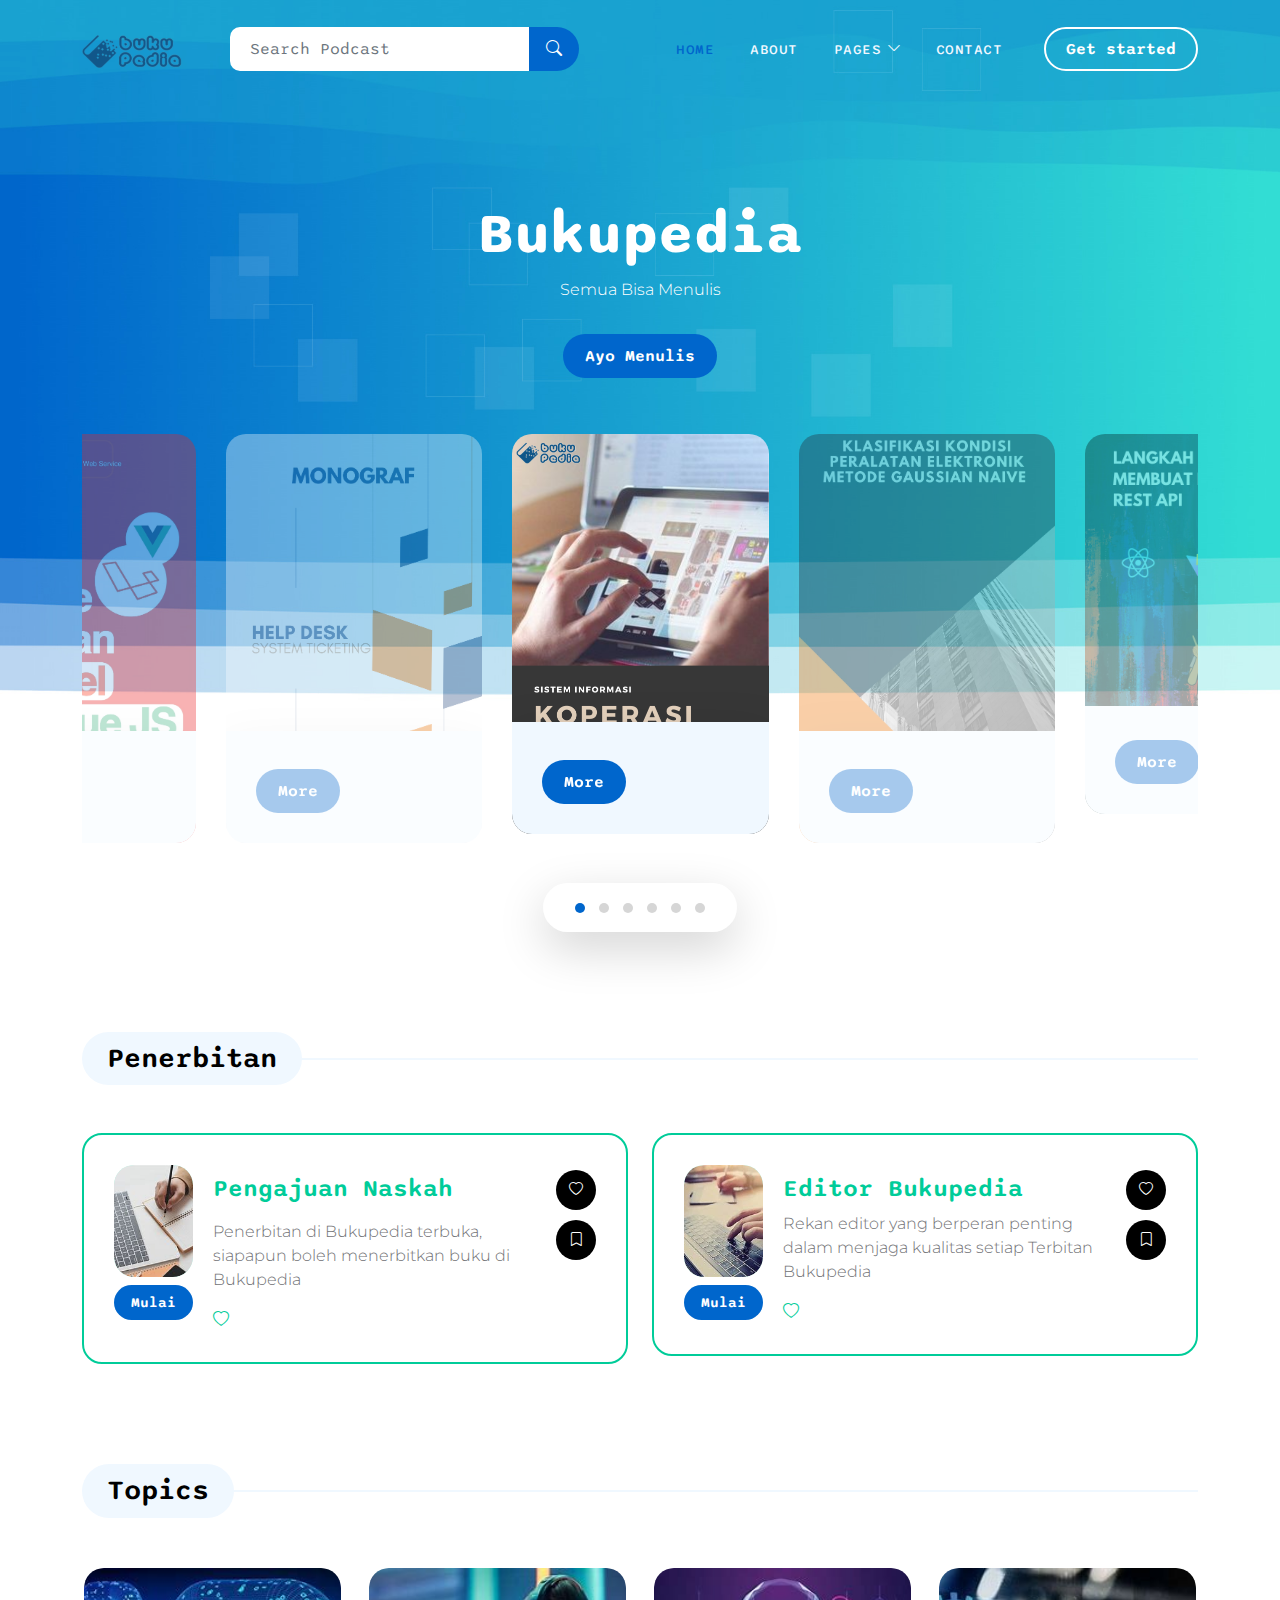
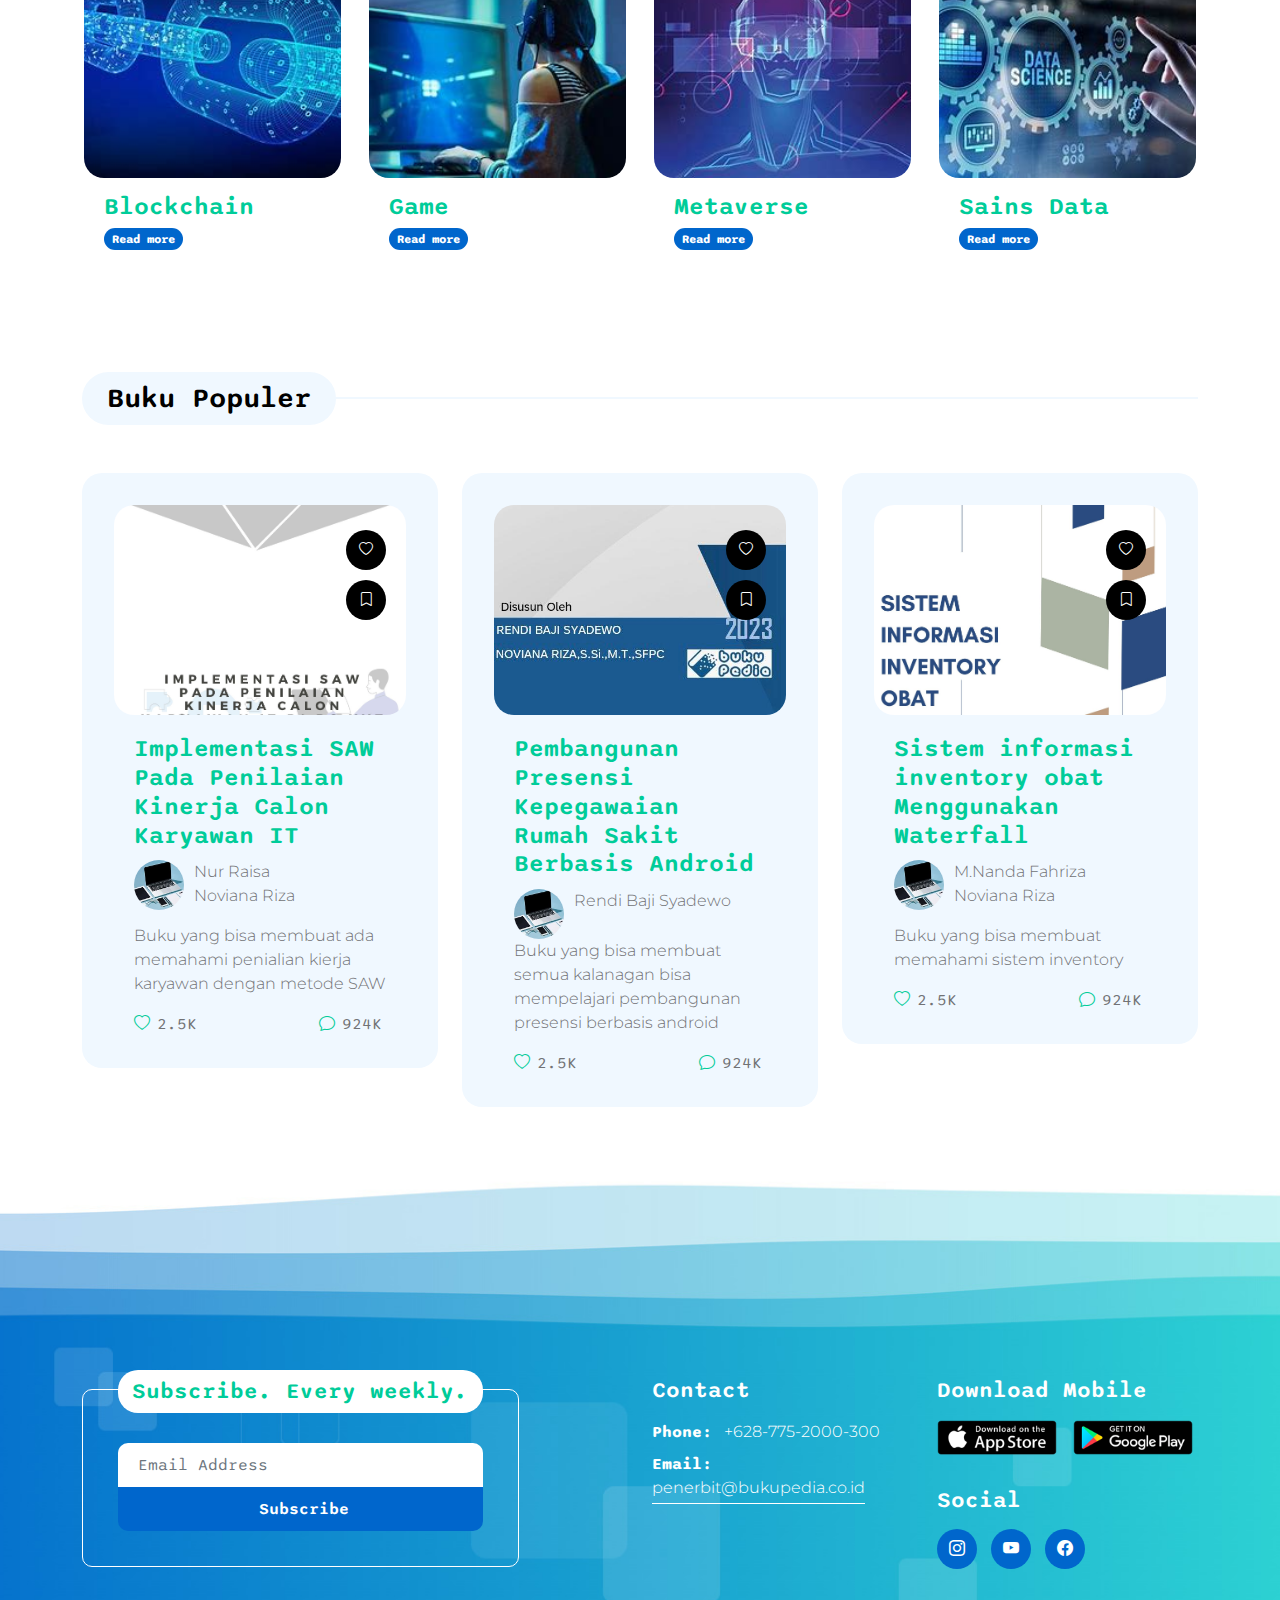
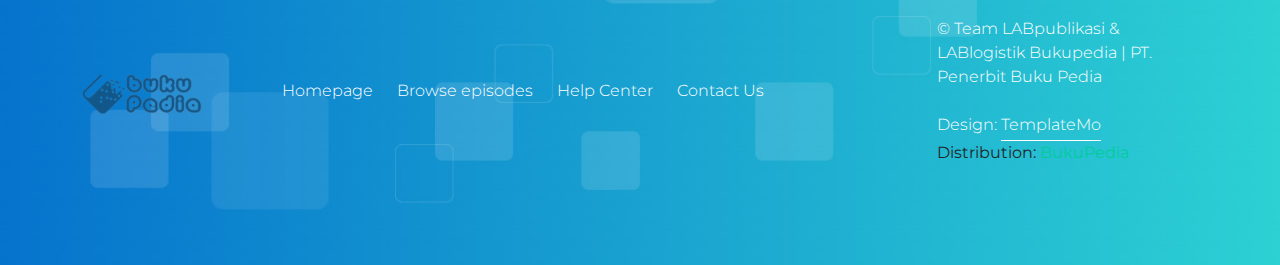
<file: index.html>
<!doctype html>
<html lang="en">

<head>
    <meta charset="utf-8">
    <meta name="viewport" content="width=device-width, initial-scale=1">

    <meta name="description" content="">
    <meta name="author" content="">

    <title>Galeri bukupedia</title>

    <!-- CSS FILES -->
    <link rel="preconnect" href="https://fonts.googleapis.com">

    <link rel="preconnect" href="https://fonts.gstatic.com" crossorigin>

    <link
        href="https://fonts.googleapis.com/css2?family=Montserrat:wght@300;400&family=Sono:wght@200;300;400;500;700&display=swap"
        rel="stylesheet">

    <link rel="stylesheet" href="css/bootstrap.min.css">

    <link rel="stylesheet" href="css/bootstrap-icons.css">

    <link rel="stylesheet" href="css/owl.carousel.min.css">

    <link rel="stylesheet" href="css/owl.theme.default.min.css">

    <link href="css/templatemo-pod-talk.css" rel="stylesheet">

    <!--

TemplateMo 584 Pod Talk

https://templatemo.com/tm-584-pod-talk

-->
</head>

<body>

    <main>

        <nav class="navbar navbar-expand-lg">
            <div class="container">
                <a class="navbar-brand me-lg-5 me-0" href="index.html">
                    <img src="images/profile/Picture1.png" class="logo-image img-fluid" alt="templatemo pod talk">
                </a>

                <form action="#" method="get" class="custom-form search-form flex-fill me-3" role="search">
                    <div class="input-group input-group-lg">
                        <input name="search" type="search" class="form-control" id="search" placeholder="Search Podcast"
                            aria-label="Search">

                        <button type="submit" class="form-control" id="submit">
                            <i class="bi-search"></i>
                        </button>
                    </div>
                </form>

                <button class="navbar-toggler" type="button" data-bs-toggle="collapse" data-bs-target="#navbarNav"
                    aria-controls="navbarNav" aria-expanded="false" aria-label="Toggle navigation">
                    <span class="navbar-toggler-icon"></span>
                </button>

                <div class="collapse navbar-collapse" id="navbarNav">
                    <ul class="navbar-nav ms-lg-auto">
                        <li class="nav-item">
                            <a class="nav-link active" href="index.html">Home</a>
                        </li>

                        <li class="nav-item">
                            <a class="nav-link" href="about.html">About</a>
                        </li>

                        <li class="nav-item dropdown">
                            <a class="nav-link dropdown-toggle" href="#" id="navbarLightDropdownMenuLink" role="button"
                                data-bs-toggle="dropdown" aria-expanded="false">Pages</a>

                            <ul class="dropdown-menu dropdown-menu-light" aria-labelledby="navbarLightDropdownMenuLink">
                                <li><a class="dropdown-item" href="listing-page.html">Buku Populer</a></li>

                                <li><a class="dropdown-item" href="detail-page.html">Detail Page</a></li>
                            </ul>
                        </li>

                        <li class="nav-item">
                            <a class="nav-link" href="contact.html">Contact</a>
                        </li>
                    </ul>

                    <div class="ms-4">
                        <a href="crud/frontend/index.html" class="btn custom-btn custom-border-btn smoothscroll">Get started</a>
                    </div>
                </div>
            </div>
        </nav>


        <section class="hero-section">
            <div class="container">
                <div class="row">

                    <div class="col-lg-12 col-12">
                        <div class="text-center mb-5 pb-2">
                            <h1 class="text-white">Bukupedia</h1>

                            <p class="text-white">Semua Bisa Menulis</p>

                            <a href="#section_2" class="btn custom-btn smoothscroll mt-3">Ayo Menulis</a>
                        </div>

                        <div class="owl-carousel owl-theme">
                            <div class="owl-carousel-info-wrap item">                               
                                <img src="images/profile/buku1.png"
                                    class="owl-carousel-image img-fluid" alt="">

                                <div class="owl-carousel-info">
                                    <h4 class="mb-2">                    
                                    </h4>
                                    <a href="https://katalog.bukupedia.co.id/2023/04/sistem-informasi-koperasi-simpan-pinjam.html" class="btn custom-btn">
                                        More
                                    </a>                                                                     
                                </div>                                                        
                            </div>

                            <div class="owl-carousel-info-wrap item">                               
                                <img src="images/profile/buku2.jpg"
                                    class="owl-carousel-image img-fluid" alt="">

                                <div class="owl-carousel-info">
                                    <h4 class="mb-2">                                                                            
                                    </h4> 
                                    <a href="https://katalog.bukupedia.co.id/2023/04/klasifikasi-kondisi-peralatan.html" class="btn custom-btn">
                                        More
                                    </a>                                                                  
                                </div>                              
                            </div>

                            <div class="owl-carousel-info-wrap item">                            
                                <img src="images/profile/gambar3.1.png"
                                    class="owl-carousel-image img-fluid" alt="">

                                <div class="owl-carousel-info">
                                    <h4 class="mb-1">

                                    </h4> 
                                    <a href="https://katalog.bukupedia.co.id/2023/02/langkah-mudah-membuat-dashboard-rest-api.html" class="btn custom-btn">
                                        More
                                    </a>                                                             
                                </div>                              
                            </div>

                            <div class="owl-carousel-info-wrap item">                             
                                <img src="images/profile/buku4.jpg" class="owl-carousel-image img-fluid" alt="">

                                <div class="owl-carousel-info">
                                    <h4 class="mb-2">

                                    </h4>  
                                    <a href="https://katalog.bukupedia.co.id/2023/02/membuat-aplikasi-prediksi-kanker.html" class="btn custom-btn">
                                        More
                                    </a>                                                                        
                                </div>                             
                            </div>

                            <div class="owl-carousel-info-wrap item">                              
                                <img src="images/profile/buku5.jpg"
                                    class="owl-carousel-image img-fluid" alt="">
                                <div class="owl-carousel-info">
                                    <h4 class="mb-2">                                                                                                                  
                                </h4>  
                                <a href="https://katalog.bukupedia.co.id/2023/02/toko-online-dengan-laravel-dan-vue-js.html" class="btn custom-btn">
                                    More
                                </a>                                                                         
                                </div>                              
                            </div>

                            <div class="owl-carousel-info-wrap item">                            
                                <img src="images/profile/buku6.png"
                                    class="owl-carousel-image img-fluid" alt="">

                                <div class="owl-carousel-info">
                                    <h4 class="mb-2">
                                    </h4>  
                                    <a href="https://katalog.bukupedia.co.id/2023/02/helpdesk-ticketing-system.html" class="btn custom-btn">
                                        More
                                    </a>                                     
                                </div>                                
                            </div>
                        </div>
                    </div>

                </div>
            </div>
        </section>


        <section class="latest-podcast-section section-padding pb-0" id="section_2">
            <div class="container">
                <div class="row justify-content-center">

                    <div class="col-lg-12 col-12">
                        <div class="section-title-wrap mb-5">
                            <h4 class="section-title">Penerbitan</h4>
                        </div>
                    </div>

                    <div class="col-lg-6 col-12 mb-4 mb-lg-0">
                        <div class="custom-block d-flex">
                            <div class="">
                                <div class="custom-block-icon-wrap">
                                    <div class="section-overlay"></div>
                                    <a href="https://www.bukupedia.co.id/p/layanan.html" class="custom-block-image-wrap">
                                        <img src="images/podcast/nulis3.jpg"
                                            class="custom-block-image img-fluid" alt="">                                     
                                    </a>
                                </div>

                                <div class="mt-2">
                                    <a href="#" class="btn custom-btn">
                                        Mulai
                                    </a>
                                </div>
                            </div>

                            <div class="custom-block-info">                               

                                <h5 class="mb-3">
                                    <a href="https://www.bukupedia.co.id/p/layanan.html">
                                        Pengajuan Naskah
                                    </a>
                                </h5>                               

                                <p class="mb-0">Penerbitan di Bukupedia terbuka, siapapun boleh menerbitkan buku di Bukupedia</p>

                                <div class="custom-block-bottom d-flex justify-content-between mt-3">                                   
                                    <a href="#" class="bi-heart me-1">
                                        <span></span>
                                    </a>                                   
                                </div>
                            </div>

                            <div class="d-flex flex-column ms-auto">
                                <a href="#" class="badge ms-auto">
                                    <i class="bi-heart"></i>
                                </a>

                                <a href="#" class="badge ms-auto">
                                    <i class="bi-bookmark"></i>
                                </a>
                            </div>
                        </div>
                    </div>

                    <div class="col-lg-6 col-12">
                        <div class="custom-block d-flex">
                            <div class="">
                                <div class="custom-block-icon-wrap">
                                    <div class="section-overlay"></div>
                                    <a href="detail-page.html" class="custom-block-image-wrap">
                                        <img src="images/podcast/edit.jpg" class="custom-block-image img-fluid"
                                            alt="">                                  
                                    </a>
                                </div>

                                <div class="mt-2">
                                    <a href="#" class="btn custom-btn">
                                        Mulai
                                    </a>
                                </div>
                            </div>

                            <div class="custom-block-info">                               
                                <h5 class="mb-2">
                                    <a href="https://www.bukupedia.co.id/">
                                        Editor Bukupedia
                                    </a>
                                </h5>                               

                                <p class="mb-0">Rekan editor yang berperan penting dalam menjaga kualitas setiap Terbitan Bukupedia
                                </p>

                                <div class="custom-block-bottom d-flex justify-content-between mt-3">                        

                                    <a href="#" class="bi-heart me-1">
                                        <span></span>
                                    </a>                                 
                                </div>
                            </div>

                            <div class="d-flex flex-column ms-auto">
                                <a href="#" class="badge ms-auto">
                                    <i class="bi-heart"></i>
                                </a>

                                <a href="#" class="badge ms-auto">
                                    <i class="bi-bookmark"></i>
                                </a>
                            </div>
                        </div>
                    </div>

                </div>
            </div>
        </section>


        <section class="topics-section section-padding pb-0" id="section_3">
            <div class="container">
                <div class="row">

                    <div class="col-lg-12 col-12">
                        <div class="section-title-wrap mb-5">
                            <h4 class="section-title">Topics</h4>
                        </div>
                    </div>

                    <div class="col-lg-3 col-md-6 col-12 mb-4 mb-lg-0">
                        <div class="custom-block custom-block-overlay">
                            <a href="Blockchain.html" class="custom-block-image-wrap">
                                <img src="images/profile/Blockchain.jpg"
                                    class="custom-block-image img-fluid" alt="">
                            </a>

                            <div class="custom-block-info custom-block-overlay-info">
                                <h5 class="mb-1">
                                    <a href="Blockchain.html">
                                        Blockchain
                                    </a>
                                </h5>

                                <p class="badge mb-0">Read more</p>
                            </div>
                        </div>
                    </div>

                    <div class="col-lg-3 col-md-6 col-12 mb-4 mb-lg-0">
                        <div class="custom-block custom-block-overlay">
                            <a href="game.html" class="custom-block-image-wrap">
                                <img src="images/topics/game.jpg"
                                    class="custom-block-image img-fluid" alt="">
                            </a>

                            <div class="custom-block-info custom-block-overlay-info">
                                <h5 class="mb-1">
                                    <a href="listing-page.html">
                                        Game
                                    </a>
                                </h5>

                                <p class="badge mb-0">Read more</p>
                            </div>
                        </div>
                    </div>

                    <div class="col-lg-3 col-md-6 col-12 mb-4 mb-lg-0">
                        <div class="custom-block custom-block-overlay">
                            <a href="metaverse.html" class="custom-block-image-wrap">
                                <img src="images/topics/metaverse.jpg"
                                    class="custom-block-image img-fluid" alt="">
                            </a>

                            <div class="custom-block-info custom-block-overlay-info">
                                <h5 class="mb-1">
                                    <a href="listing-page.html">
                                        Metaverse
                                    </a>
                                </h5>

                                <p class="badge mb-0">Read more</p>
                            </div>
                        </div>
                    </div>

                    <div class="col-lg-3 col-md-6 col-12 mb-4 mb-lg-0">
                        <div class="custom-block custom-block-overlay">
                            <a href="sains.html" class="custom-block-image-wrap">
                                <img src="images/topics/sains data.jpg"
                                    class="custom-block-image img-fluid" alt="">
                            </a>

                            <div class="custom-block-info custom-block-overlay-info">
                                <h5 class="mb-1">
                                    <a href="listing-page.html">
                                     Sains Data
                                    </a>
                                </h5>

                                <p class="badge mb-0">Read more</p>
                            </div>
                        </div>
                    </div>

                </div>
            </div>
        </section>


        <section class="trending-podcast-section section-padding">
            <div class="container">
                <div class="row">

                    <div class="col-lg-12 col-12">
                        <div class="section-title-wrap mb-5">
                            <h4 class="section-title">Buku Populer</h4>
                        </div>
                    </div>

                    <div class="col-lg-4 col-12 mb-4 mb-lg-0">
                        <div class="custom-block custom-block-full">
                            <div class="custom-block-image-wrap">
                                <a href="https://katalog.bukupedia.co.id/2023/05/implemetasi-saw-pada-penilaian-kinerja.html">
                                    <img src="images/profile/1.jpg" class="custom-block-image img-fluid"
                                        alt="">
                                </a>
                            </div>

                            <div class="custom-block-info">
                                <h5 class="mb-2">
                                    <a href="https://katalog.bukupedia.co.id/2023/05/implemetasi-saw-pada-penilaian-kinerja.html">
                                        Implementasi SAW Pada Penilaian Kinerja Calon Karyawan IT
                                    </a>
                                </h5>

                                <div class="profile-block d-flex">
                                    <img src="images/topics/populer1.jpg"
                                        class="profile-block-image img-fluid" alt="">

                                    <p>Nur Raisa <br> Noviana Riza
                                    </p>
                                </div>

                                <p class="mb-0">Buku yang bisa membuat ada memahami penialian kierja karyawan dengan metode SAW</p>

                                <div class="custom-block-bottom d-flex justify-content-between mt-3">
                                   
                                    <a href="#" class="bi-heart me-1">
                                        <span>2.5k</span>
                                    </a>

                                    <a href="#" class="bi-chat me-1">
                                        <span>924k</span>
                                    </a>
                                </div>
                            </div>

                            <div class="social-share d-flex flex-column ms-auto">
                                <a href="#" class="badge ms-auto">
                                    <i class="bi-heart"></i>
                                </a>

                                <a href="#" class="badge ms-auto">
                                    <i class="bi-bookmark"></i>
                                </a>
                            </div>
                        </div>
                    </div>

                    <div class="col-lg-4 col-12 mb-4 mb-lg-0">
                        <div class="custom-block custom-block-full">
                            <div class="custom-block-image-wrap">
                                <a href="https://katalog.bukupedia.co.id/2023/05/pembangunan-presensi-kepegawaian-rumah.html">
                                    <img src="images/profile/2.jpeg" class="custom-block-image img-fluid"
                                        alt="">
                                </a>
                            </div>

                            <div class="custom-block-info">
                                <h5 class="mb-2">
                                    <a href="https://katalog.bukupedia.co.id/2023/05/pembangunan-presensi-kepegawaian-rumah.html">
                                        Pembangunan Presensi Kepegawaian Rumah Sakit Berbasis Android
                                    </a>
                                </h5>

                                <div class="profile-block d-flex">
                                    <img src="images/topics/populer1.jpg"
                                        class="profile-block-image img-fluid" alt="">

                                    <p>
                                        Rendi Baji Syadewo                                       
                                    </p>
                                </div>

                                <p class="mb-0">Buku yang bisa membuat semua kalanagan bisa mempelajari pembangunan presensi berbasis android</p>

                                <div class="custom-block-bottom d-flex justify-content-between mt-3">
                                   

                                    <a href="#" class="bi-heart me-1">
                                        <span>2.5k</span>
                                    </a>

                                    <a href="#" class="bi-chat me-1">
                                        <span>924k</span>
                                    </a>
                                </div>
                            </div>

                            <div class="social-share d-flex flex-column ms-auto">
                                <a href="#" class="badge ms-auto">
                                    <i class="bi-heart"></i>
                                </a>

                                <a href="#" class="badge ms-auto">
                                    <i class="bi-bookmark"></i>
                                </a>
                            </div>
                        </div>
                    </div>

                    <div class="col-lg-4 col-12">
                        <div class="custom-block custom-block-full">
                            <div class="custom-block-image-wrap">
                                <a href="detail-page.html">
                                    <img src="images/profile/3.jpg" class="custom-block-image img-fluid"
                                        alt="">
                                </a>
                            </div>

                            <div class="custom-block-info">
                                <h5 class="mb-2">
                                    <a href="detail-page.html">
                                        Sistem informasi inventory obat Menggunakan Waterfall
                                    </a>
                                </h5>

                                <div class="profile-block d-flex">
                                    <img src="images/topics/populer1.jpg"
                                        class="profile-block-image img-fluid" alt="">

                                    <p>
                                        M.Nanda Fahriza <br>
                                        Noviana Riza                                      
                                    </p>
                                </div>

                                <p class="mb-0">Buku yang bisa membuat memahami sistem inventory</p>

                                <div class="custom-block-bottom d-flex justify-content-between mt-3">
                                  

                                    <a href="#" class="bi-heart me-1">
                                        <span>2.5k</span>
                                    </a>

                                    <a href="#" class="bi-chat me-1">
                                        <span>924k</span>
                                    </a>
                                </div>
                            </div>

                            <div class="social-share d-flex flex-column ms-auto">
                                <a href="#" class="badge ms-auto">
                                    <i class="bi-heart"></i>
                                </a>

                                <a href="#" class="badge ms-auto">
                                    <i class="bi-bookmark"></i>
                                </a>
                            </div>
                        </div>
                    </div>

                </div>
            </div>
        </section>
    </main>


    <footer class="site-footer">
        <div class="container">
            <div class="row">

                <div class="col-lg-6 col-12 mb-5 mb-lg-0">
                    <div class="subscribe-form-wrap">
                        <h6>Subscribe. Every weekly.</h6>

                        <form class="custom-form subscribe-form" action="#" method="get" role="form">
                            <input type="email" name="subscribe-email" id="subscribe-email" pattern="[^ @]*@[^ @]*"
                                class="form-control" placeholder="Email Address" required="">

                            <div class="col-lg-12 col-12">
                                <button type="submit" class="form-control" id="submit">Subscribe</button>
                            </div>
                        </form>
                    </div>
                </div>

                <div class="col-lg-3 col-md-6 col-12 mb-4 mb-md-0 mb-lg-0">
                    <h6 class="site-footer-title mb-3">Contact</h6>

                    <p class="mb-2"><strong class="d-inline me-2">Phone:</strong> +628-775-2000-300</p>

                    <p>
                        <strong class="d-inline me-2">Email:</strong>
                        <a href="#">penerbit@bukupedia.co.id</a>
                    </p>
                </div>

                <div class="col-lg-3 col-md-6 col-12">
                    <h6 class="site-footer-title mb-3">Download Mobile</h6>

                    <div class="site-footer-thumb mb-4 pb-2">
                        <div class="d-flex flex-wrap">
                            <a href="#">
                                <img src="images/app-store.png" class="me-3 mb-2 mb-lg-0 img-fluid" alt="">
                            </a>

                            <a href="#">
                                <img src="images/play-store.png" class="img-fluid" alt="">
                            </a>
                        </div>
                    </div>

                    <h6 class="site-footer-title mb-3">Social</h6>

                    <ul class="social-icon">
                        <li class="social-icon-item">
                            <a href="https://www.instagram.com/penerbitbukupedia/" class="social-icon-link bi-instagram"></a>
                        </li>

                        <li class="social-icon-item">
                            <a href="https://www.youtube.com/penerbitbukupedia" class="social-icon-link bi-youtube"></a>
                        </li>

                        <li class="social-icon-item">
                            <a href="https://www.facebook.com/penerbitbukupedia" class="social-icon-link bi-facebook"></a>
                        </li>
                    </ul>
                </div>

            </div>
        </div>

        <div class="container pt-5">
            <div class="row align-items-center">

                <div class="col-lg-2 col-md-3 col-12">
                    <a class="navbar-brand" href="index.html">
                        <img src="images/profile/Picture1.png" class="logo-image img-fluid" alt="templatemo pod talk">
                    </a>
                </div>

                <div class="col-lg-7 col-md-9 col-12">
                    <ul class="site-footer-links">
                        <li class="site-footer-link-item">
                            <a href="#" class="site-footer-link">Homepage</a>
                        </li>

                        <li class="site-footer-link-item">
                            <a href="#" class="site-footer-link">Browse episodes</a>
                        </li>

                        <li class="site-footer-link-item">
                            <a href="#" class="site-footer-link">Help Center</a>
                        </li>

                        <li class="site-footer-link-item">
                            <a href="#" class="site-footer-link">Contact Us</a>
                        </li>
                    </ul>
                </div>

                <div class="col-lg-3 col-12">
                    <p class="copyright-text mb-0">© Team LABpublikasi & LABlogistik Bukupedia | PT. Penerbit Buku Pedia
                        <br><br>
                        Design: <a rel="nofollow" href="https://templatemo.com/page/1" target="_parent">TemplateMo</a>
                    </p> Distribution: <a rel="nofollow" href="https://themewagon.com" target="_blank">BukuPedia</a>
                </div>
            </div>
        </div>
    </footer>


    <!-- JAVASCRIPT FILES -->
    <script src="js/jquery.min.js"></script>
    <script src="js/bootstrap.bundle.min.js"></script>
    <script src="js/owl.carousel.min.js"></script>
    <script src="js/custom.js"></script>

</body>

</html>
</file>
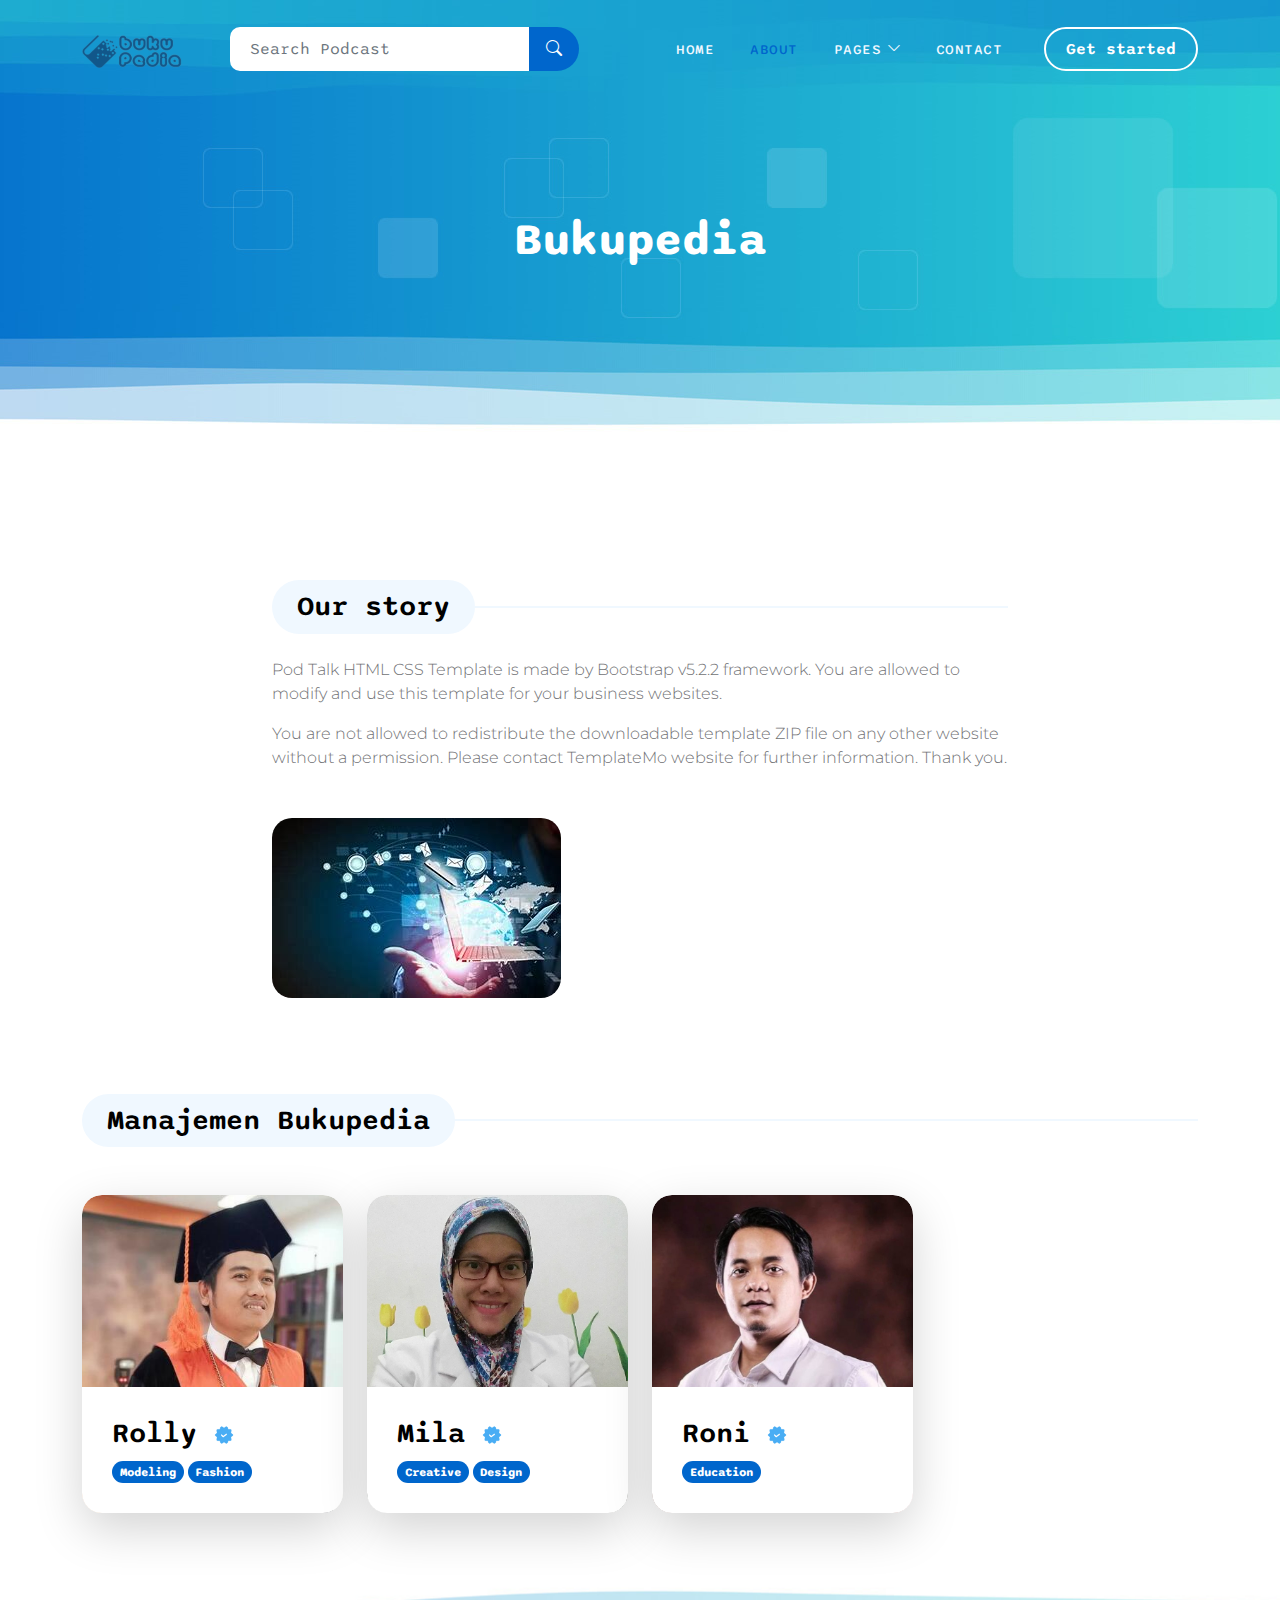
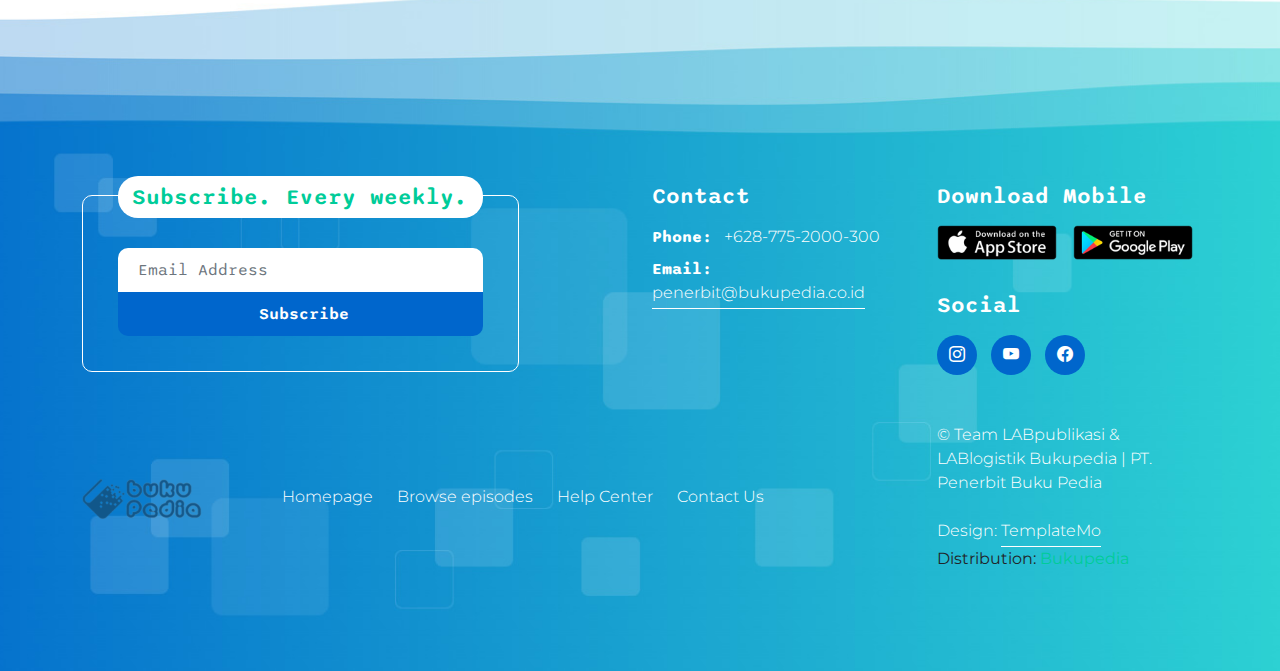
<file: about.html>
<!doctype html>
<html lang="en">

<head>
    <meta charset="utf-8">
    <meta name="viewport" content="width=device-width, initial-scale=1">

    <meta name="description" content="">
    <meta name="author" content="">

    <title>Pod Talk - About Page</title>

    <!-- CSS FILES -->
    <link rel="preconnect" href="https://fonts.googleapis.com">

    <link rel="preconnect" href="https://fonts.gstatic.com" crossorigin>

    <link
        href="https://fonts.googleapis.com/css2?family=Montserrat:wght@300;400&family=Sono:wght@200;300;400;500;700&display=swap"
        rel="stylesheet">

    <link rel="stylesheet" href="css/bootstrap.min.css">

    <link rel="stylesheet" href="css/bootstrap-icons.css">

    <link rel="stylesheet" href="css/owl.carousel.min.css">

    <link rel="stylesheet" href="css/owl.theme.default.min.css">

    <link href="css/templatemo-pod-talk.css" rel="stylesheet">
    <!--

TemplateMo 584 Pod Talk

https://templatemo.com/tm-584-pod-talk

-->
</head>

<body>

    <main>

        <nav class="navbar navbar-expand-lg">
            <div class="container">
                <a class="navbar-brand me-lg-5 me-0" href="index.html">
                    <img src="images/profile/Picture1.png" class="logo-image img-fluid" alt="templatemo pod talk">
                </a>

                <form action="#" method="get" class="custom-form search-form flex-fill me-3" role="search">
                    <div class="input-group input-group-lg">
                        <input name="search" type="search" class="form-control" id="search" placeholder="Search Podcast"
                            aria-label="Search">

                        <button type="submit" class="form-control" id="submit">
                            <i class="bi-search"></i>
                        </button>
                    </div>
                </form>

                <button class="navbar-toggler" type="button" data-bs-toggle="collapse" data-bs-target="#navbarNav"
                    aria-controls="navbarNav" aria-expanded="false" aria-label="Toggle navigation">
                    <span class="navbar-toggler-icon"></span>
                </button>

                <div class="collapse navbar-collapse" id="navbarNav">
                    <ul class="navbar-nav ms-lg-auto">
                        <li class="nav-item">
                            <a class="nav-link" href="index.html">Home</a>
                        </li>

                        <li class="nav-item">
                            <a class="nav-link active" href="about.html">About</a>
                        </li>

                        <li class="nav-item dropdown">
                            <a class="nav-link dropdown-toggle" href="#" id="navbarLightDropdownMenuLink" role="button"
                                data-bs-toggle="dropdown" aria-expanded="false">Pages</a>

                            <ul class="dropdown-menu dropdown-menu-light" aria-labelledby="navbarLightDropdownMenuLink">
                                <li><a class="dropdown-item" href="listing-page.html">Listing Page</a></li>

                                <li><a class="dropdown-item" href="detail-page.html">Detail Page</a></li>
                            </ul>
                        </li>

                        <li class="nav-item">
                            <a class="nav-link" href="contact.html">Contact</a>
                        </li>
                    </ul>

                    <div class="ms-4">
                        <a href="#section_2" class="btn custom-btn custom-border-btn smoothscroll">Get started</a>
                    </div>
                </div>
            </div>
        </nav>


        <header class="site-header d-flex flex-column justify-content-center align-items-center">
            <div class="container">
                <div class="row">

                    <div class="col-lg-12 col-12 text-center">

                        <h2 class="mb-0">Bukupedia</h2>
                    </div>

                </div>
            </div>
        </header>


        <section class="about-section section-padding" id="section_2">
            <div class="container">
                <div class="row">

                    <div class="col-lg-8 col-12 mx-auto">
                        <div class="pb-5 mb-5">
                            <div class="section-title-wrap mb-4">
                                <h4 class="section-title">Our story</h4>
                            </div>

                            <p>Pod Talk HTML CSS Template is made by Bootstrap v5.2.2 framework. You are allowed to
                                modify and use this template for your business websites.</p>

                            <p>You are not allowed to redistribute the downloadable template ZIP file on any other
                                website without a permission. Please contact TemplateMo website for further information.
                                Thank you.</p>

                            <img src="images/about.jpg"
                                class="about-image mt-5 img-fluid" alt="">
                        </div>
                    </div>

                    <div class="col-lg-12 col-12">
                        <div class="section-title-wrap mb-5">
                            <h4 class="section-title">Manajemen Bukupedia</h4>
                        </div>
                    </div>

                    <div class="col-lg-3 col-md-6 col-12 mb-4 mb-lg-0">
                        <div class="team-thumb bg-white shadow-lg">
                            <img src="images/profile/rolly (1) (1).jpg"
                                class="about-image img-fluid" alt="">

                            <div class="team-info">
                                <h4 class="mb-2">
                                    Rolly
                                    <img src="images/verified.png" class="verified-image img-fluid" alt="">
                                </h4>

                                <span class="badge">Modeling</span>

                                <span class="badge">Fashion</span>
                            </div>

                            <div class="social-share">
                                <ul class="social-icon">
                                    <li class="social-icon-item">
                                        <a href="#" class="social-icon-link bi-twitter"></a>
                                    </li>

                                    <li class="social-icon-item">
                                        <a href="#" class="social-icon-link bi-facebook"></a>
                                    </li>

                                    <li class="social-icon-item">
                                        <a href="#" class="social-icon-link bi-pinterest"></a>
                                    </li>
                                </ul>
                            </div>
                        </div>
                    </div>

                    <div class="col-lg-3 col-md-6 col-12 mb-4 mb-lg-0">
                        <div class="team-thumb bg-white shadow-lg">
                            <img src="images/profile/DSC_0051 (2).jpg"
                                class="about-image img-fluid" alt="">

                            <div class="team-info">
                                <h4 class="mb-2">
                                    Mila
                                    <img src="images/verified.png" class="verified-image img-fluid" alt="">
                                </h4>

                                <span class="badge">Creative</span>

                                <span class="badge">Design</span>
                            </div>

                            <div class="social-share">
                                <ul class="social-icon">
                                    <li class="social-icon-item">
                                        <a href="#" class="social-icon-link bi-twitter"></a>
                                    </li>

                                    <li class="social-icon-item">
                                        <a href="#" class="social-icon-link bi-facebook"></a>
                                    </li>

                                    <li class="social-icon-item">
                                        <a href="#" class="social-icon-link bi-pinterest"></a>
                                    </li>
                                </ul>
                            </div>
                        </div>
                    </div>

                    <div class="col-lg-3 col-md-6 col-12 mb-4 mb-lg-0 mb-md-0">
                        <div class="team-thumb bg-white shadow-lg">
                            <img src="images/profile/ronan (1).jpg"
                                class="about-image img-fluid" alt="">

                            <div class="team-info">
                                <h4 class="mb-2">
                                    Roni
                                    <img src="images/verified.png" class="verified-image img-fluid" alt="">
                                </h4>

                                <span class="badge">Education</span>
                            </div>

                            <div class="social-share">
                                <ul class="social-icon">
                                    <li class="social-icon-item">
                                        <a href="#" class="social-icon-link bi-linkedin"></a>
                                    </li>

                                    <li class="social-icon-item">
                                        <a href="#" class="social-icon-link bi-whatsapp"></a>
                                    </li>
                                </ul>
                            </div>
                        </div>
                    </div>

                    
                </div>
            </div>
        </section>
    </main>


    <footer class="site-footer">
        <div class="container">
            <div class="row">

                <div class="col-lg-6 col-12 mb-5 mb-lg-0">
                    <div class="subscribe-form-wrap">
                        <h6>Subscribe. Every weekly.</h6>

                        <form class="custom-form subscribe-form" action="#" method="get" role="form">
                            <input type="email" name="subscribe-email" id="subscribe-email" pattern="[^ @]*@[^ @]*"
                                class="form-control" placeholder="Email Address" required="">

                            <div class="col-lg-12 col-12">
                                <button type="submit" class="form-control" id="submit">Subscribe</button>
                            </div>
                        </form>
                    </div>
                </div>

                <div class="col-lg-3 col-md-6 col-12 mb-4 mb-md-0 mb-lg-0">
                    <h6 class="site-footer-title mb-3">Contact</h6>

                    <p class="mb-2"><strong class="d-inline me-2">Phone:</strong> +628-775-2000-300</p>

                    <p>
                        <strong class="d-inline me-2">Email:</strong>
                        <a href="#">penerbit@bukupedia.co.id</a>
                    </p>
                </div>

                <div class="col-lg-3 col-md-6 col-12">
                    <h6 class="site-footer-title mb-3">Download Mobile</h6>

                    <div class="site-footer-thumb mb-4 pb-2">
                        <div class="d-flex flex-wrap">
                            <a href="#">
                                <img src="images/app-store.png" class="me-3 mb-2 mb-lg-0 img-fluid" alt="">
                            </a>

                            <a href="#">
                                <img src="images/play-store.png" class="img-fluid" alt="">
                            </a>
                        </div>
                    </div>

                    <h6 class="site-footer-title mb-3">Social</h6>

                    <ul class="social-icon">
                        <li class="social-icon-item">
                            <a href="https://www.instagram.com/penerbitbukupedia/" class="social-icon-link bi-instagram"></a>
                        </li>

                        <li class="social-icon-item">
                            <a href="https://www.youtube.com/penerbitbukupedia" class="social-icon-link bi-youtube"></a>
                        </li>

                        <li class="social-icon-item">
                            <a href="https://www.facebook.com/penerbitbukupedia" class="social-icon-link bi-facebook"></a>
                        </li>
                    </ul>
                </div>

            </div>
        </div>

        <div class="container pt-5">
            <div class="row align-items-center">

                <div class="col-lg-2 col-md-3 col-12">
                    <a class="navbar-brand" href="index.html">
                        <img src="images/profile/Picture1.png" class="logo-image img-fluid" alt="templatemo pod talk">
                    </a>
                </div>

                <div class="col-lg-7 col-md-9 col-12">
                    <ul class="site-footer-links">
                        <li class="site-footer-link-item">
                            <a href="#" class="site-footer-link">Homepage</a>
                        </li>

                        <li class="site-footer-link-item">
                            <a href="#" class="site-footer-link">Browse episodes</a>
                        </li>

                        <li class="site-footer-link-item">
                            <a href="#" class="site-footer-link">Help Center</a>
                        </li>

                        <li class="site-footer-link-item">
                            <a href="#" class="site-footer-link">Contact Us</a>
                        </li>
                    </ul>
                </div>

                <div class="col-lg-3 col-12">
                    <p class="copyright-text mb-0">© Team LABpublikasi & LABlogistik Bukupedia | PT. Penerbit Buku Pedia
                        <br><br>
                        Design: <a rel="nofollow" href="https://templatemo.com/page/1" target="_parent">TemplateMo</a>
                    </p> Distribution: <a rel="nofollow" href="https://www.bukupedia.co.id/" target="_blank">Bukupedia</a>
                </div>
            </div>
        </div>
    </footer>


    <!-- JAVASCRIPT FILES -->
    <script src="js/jquery.min.js"></script>
    <script src="js/bootstrap.bundle.min.js"></script>
    <script src="js/owl.carousel.min.js"></script>
    <script src="js/custom.js"></script>

</body>

</html>
</file>
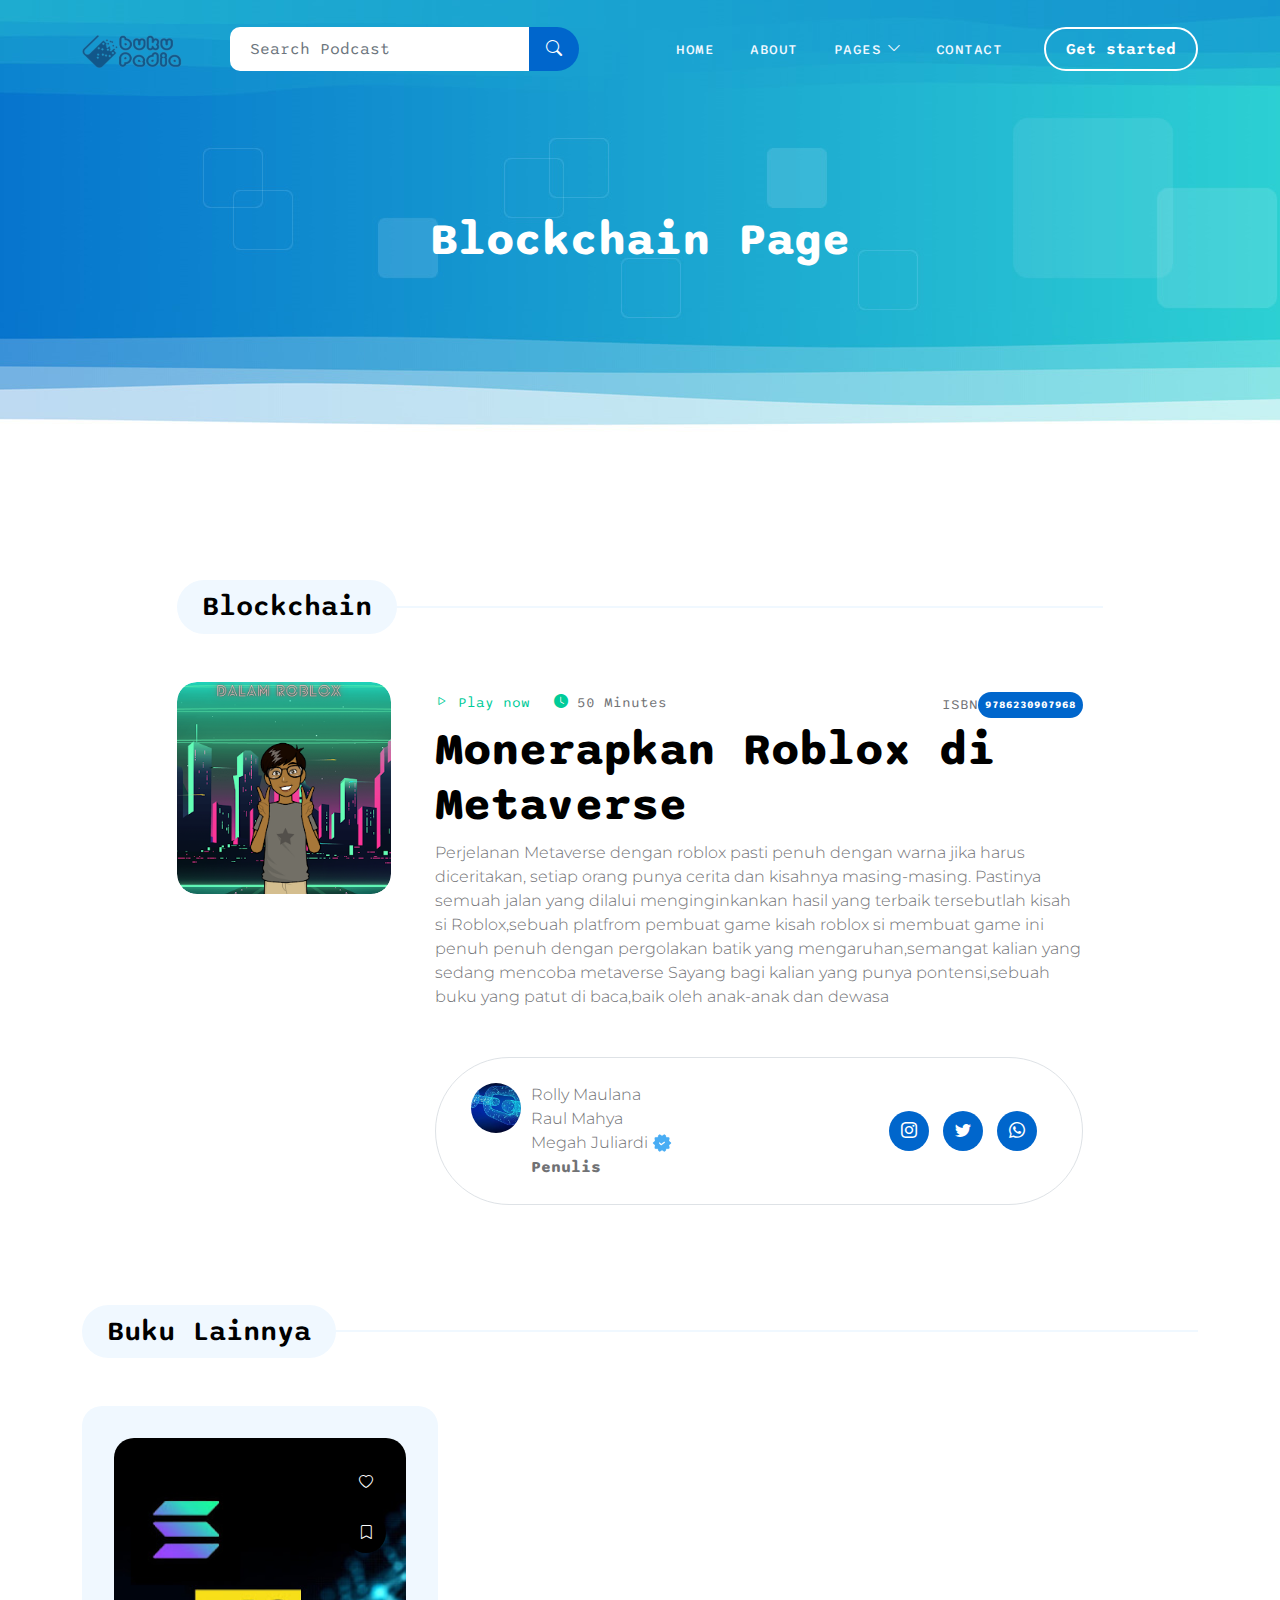
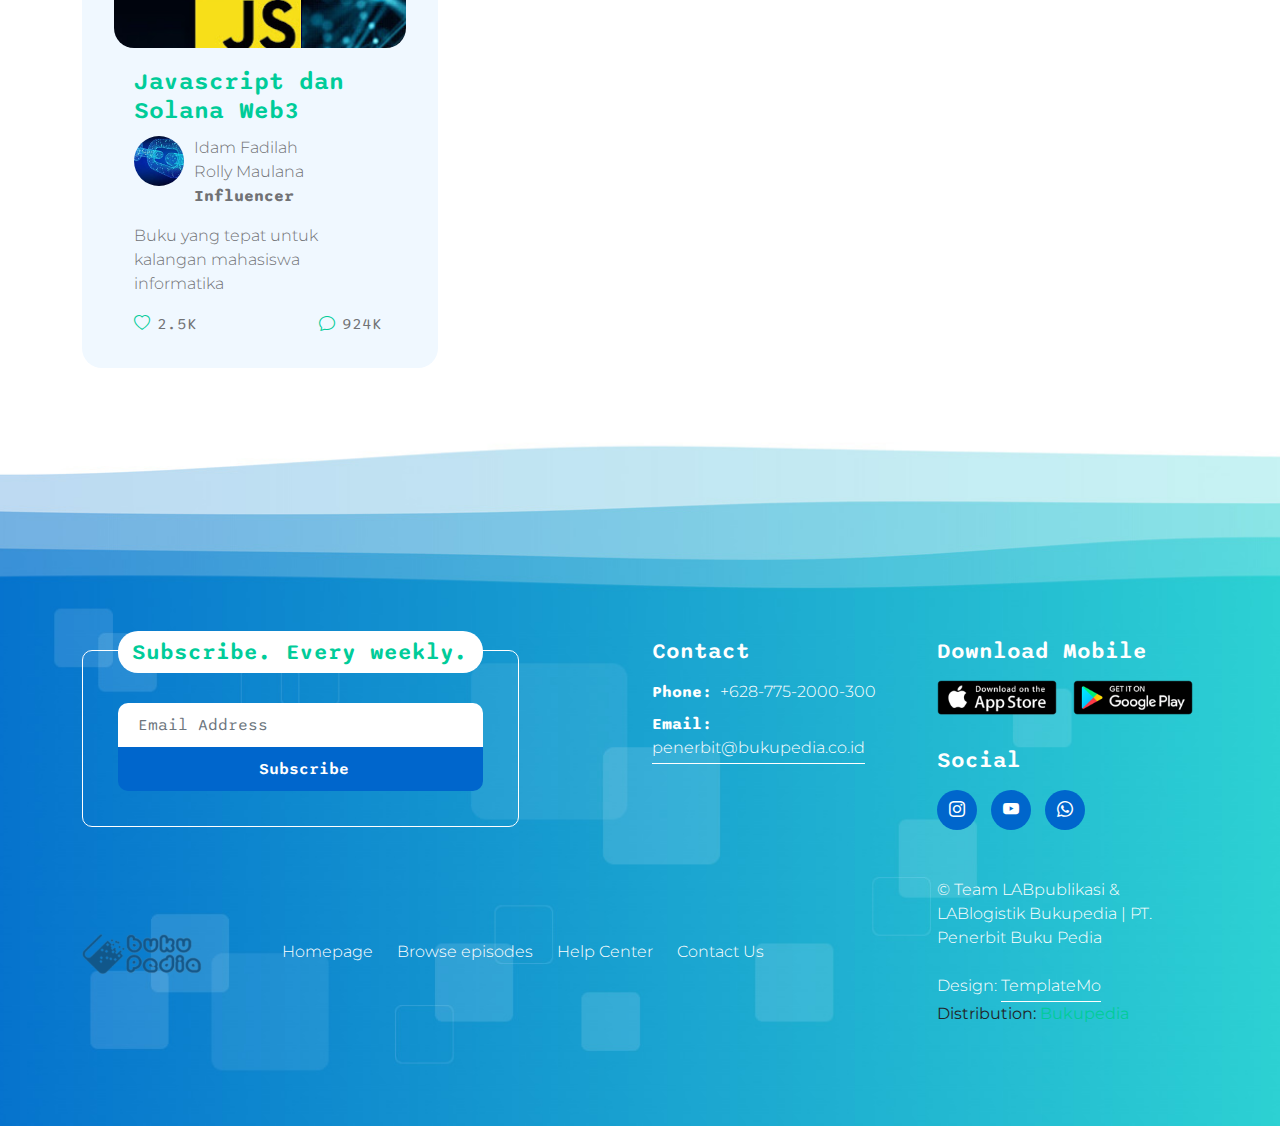
<file: Blockchain.html>
<!doctype html>
<html lang="en">

<head>
    <meta charset="utf-8">
    <meta name="viewport" content="width=device-width, initial-scale=1">

    <meta name="description" content="">
    <meta name="author" content="">

    <title>Pod Talk Free CSS Template by TemplateMo</title>

    <!-- CSS FILES -->
    <link rel="preconnect" href="https://fonts.googleapis.com">

    <link rel="preconnect" href="https://fonts.gstatic.com" crossorigin>

    <link
        href="https://fonts.googleapis.com/css2?family=Montserrat:wght@300;400&family=Sono:wght@200;300;400;500;700&display=swap"
        rel="stylesheet">

    <link rel="stylesheet" href="css/bootstrap.min.css">

    <link rel="stylesheet" href="css/bootstrap-icons.css">

    <link rel="stylesheet" href="css/owl.carousel.min.css">

    <link rel="stylesheet" href="css/owl.theme.default.min.css">

    <link href="css/templatemo-pod-talk.css" rel="stylesheet">
    <!--

TemplateMo 584 Pod Talk

https://templatemo.com/tm-584-pod-talk

-->
</head>

<body>

    <main>

        <nav class="navbar navbar-expand-lg">
            <div class="container">
                <a class="navbar-brand me-lg-5 me-0" href="index.html">
                    <img src="images/profile/Picture1.png" class="logo-image img-fluid" alt="templatemo pod talk">
                </a>

                <form action="#" method="get" class="custom-form search-form flex-fill me-3" role="search">
                    <div class="input-group input-group-lg">
                        <input name="search" type="search" class="form-control" id="search" placeholder="Search Podcast"
                            aria-label="Search">

                        <button type="submit" class="form-control" id="submit">
                            <i class="bi-search"></i>
                        </button>
                    </div>
                </form>

                <button class="navbar-toggler" type="button" data-bs-toggle="collapse" data-bs-target="#navbarNav"
                    aria-controls="navbarNav" aria-expanded="false" aria-label="Toggle navigation">
                    <span class="navbar-toggler-icon"></span>
                </button>

                <div class="collapse navbar-collapse" id="navbarNav">
                    <ul class="navbar-nav ms-lg-auto">
                        <li class="nav-item">
                            <a class="nav-link" href="index.html">Home</a>
                        </li>

                        <li class="nav-item">
                            <a class="nav-link" href="about.html">About</a>
                        </li>

                        <li class="nav-item dropdown">
                            <a class="nav-link dropdown-toggle" href="#" id="navbarLightDropdownMenuLink" role="button"
                                data-bs-toggle="dropdown" aria-expanded="false">Pages</a>

                            <ul class="dropdown-menu dropdown-menu-light" aria-labelledby="navbarLightDropdownMenuLink">
                                <li><a class="dropdown-item" href="listing-page.html">Listing Page</a></li>

                                <li><a class="dropdown-item active" href="detail-page.html">Detail Page</a></li>
                            </ul>
                        </li>

                        <li class="nav-item">
                            <a class="nav-link" href="contact.html">Contact</a>
                        </li>
                    </ul>

                    <div class="ms-4">
                        <a href="#section_2" class="btn custom-btn custom-border-btn smoothscroll">Get started</a>
                    </div>
                </div>
            </div>
        </nav>


        <header class="site-header d-flex flex-column justify-content-center align-items-center">
            <div class="container">
                <div class="row">

                    <div class="col-lg-12 col-12 text-center">

                        <h2 class="mb-0">Blockchain Page</h2>
                    </div>

                </div>
            </div>
        </header>


        <section class="latest-podcast-section section-padding pb-0" id="section_2">
            <div class="container">
                <div class="row justify-content-center">

                    <div class="col-lg-10 col-12">
                        <div class="section-title-wrap mb-5">
                            <h4 class="section-title">Blockchain</h4>
                        </div>

                        <div class="row">
                            <div class="col-lg-3 col-12">
                                <div class="custom-block-icon-wrap">
                                    <div class="custom-block-image-wrap custom-block-image-detail-page">
                                        <img src="images/topics/blockchain1.png"
                                            class="custom-block-image img-fluid" alt="">
                                    </div>
                                </div>
                            </div>

                            <div class="col-lg-9 col-12">
                                <div class="custom-block-info">
                                    <div class="custom-block-top d-flex mb-1">
                                        <small class="me-4">
                                            <a href="#">
                                                <i class="bi-play"></i>
                                                Play now
                                            </a>
                                        </small>

                                        <small>
                                            <i class="bi-clock-fill custom-icon"></i>
                                            50 Minutes
                                        </small>

                                        <small class="ms-auto">ISBN<span class="badge">9786230907968</span></small>
                                    </div>

                                    <h2 class="mb-2">Monerapkan Roblox di Metaverse</h2>

                                    <p>Perjelanan Metaverse dengan roblox pasti penuh dengan warna jika harus diceritakan, setiap orang punya cerita dan kisahnya masing-masing. Pastinya semuah jalan yang dilalui menginginkankan hasil yang terbaik tersebutlah kisah si Roblox,sebuah platfrom pembuat game kisah roblox si membuat game ini penuh penuh dengan pergolakan batik yang mengaruhan,semangat kalian yang sedang mencoba metaverse Sayang bagi kalian yang punya pontensi,sebuah buku yang patut di baca,baik oleh anak-anak dan dewasa</p>

                                    <div
                                        class="profile-block profile-detail-block d-flex flex-wrap align-items-center mt-5">
                                        <div class="d-flex mb-3 mb-lg-0 mb-md-0">
                                            <img src="images/profile/Blockchain.jpg"
                                                class="profile-block-image img-fluid" alt="">

                                            <p>
                                                Rolly Maulana <br> Raul Mahya <br> Megah Juliardi
                                                <img src="images/verified.png" class="verified-image img-fluid" alt="">
                                                <strong>Penulis</strong>
                                            </p>
                                        </div>

                                        <ul class="social-icon ms-lg-auto ms-md-auto">
                                            <li class="social-icon-item">
                                                <a href="#" class="social-icon-link bi-instagram"></a>
                                            </li>

                                            <li class="social-icon-item">
                                                <a href="#" class="social-icon-link bi-twitter"></a>
                                            </li>

                                            <li class="social-icon-item">
                                                <a href="#" class="social-icon-link bi-whatsapp"></a>
                                            </li>
                                        </ul>
                                    </div>
                                </div>
                            </div>
                        </div>
                    </div>

                </div>
            </div>
        </section>


        <section class="related-podcast-section section-padding">
            <div class="container">
                <div class="row">

                    <div class="col-lg-12 col-12">
                        <div class="section-title-wrap mb-5">
                            <h4 class="section-title">Buku Lainnya</h4>
                        </div>
                    </div>

                    <div class="col-lg-4 col-12 mb-4 mb-lg-0">
                        <div class="custom-block custom-block-full">
                            <div class="custom-block-image-wrap">
                                <a href="https://katalog.bukupedia.co.id/2022/08/javascript-dan-solana-web3.html">
                                    <img src="images/topics/blockchain2.jpg" class="custom-block-image img-fluid"
                                        alt="">
                                </a>
                            </div>

                            <div class="custom-block-info">
                                <h5 class="mb-2">
                                    <a href="https://katalog.bukupedia.co.id/2022/08/javascript-dan-solana-web3.html">
                                        Javascript dan Solana Web3
                                    </a>
                                </h5>

                                <div class="profile-block d-flex">
                                    <img src="images/profile/Blockchain.jpg"
                                        class="profile-block-image img-fluid" alt="">

                                    <p>Idam Fadilah <br> Rolly Maulana
                                        <strong>Influencer</strong>
                                    </p>
                                </div>

                                <p class="mb-0"> Buku yang tepat untuk kalangan mahasiswa informatika</p>

                                <div class="custom-block-bottom d-flex justify-content-between mt-3">

                                    <a href="#" class="bi-heart me-1">
                                        <span>2.5k</span>
                                    </a>

                                    <a href="#" class="bi-chat me-1">
                                        <span>924k</span>
                                    </a>
                                </div>
                            </div>

                            <div class="social-share d-flex flex-column ms-auto">
                                <a href="#" class="badge ms-auto">
                                    <i class="bi-heart"></i>
                                </a>

                                <a href="#" class="badge ms-auto">
                                    <i class="bi-bookmark"></i>
                                </a>
                            </div>
                        </div>
                    </div>

        </section>
    </main>


    <footer class="site-footer">
        <div class="container">
            <div class="row">

                <div class="col-lg-6 col-12 mb-5 mb-lg-0">
                    <div class="subscribe-form-wrap">
                        <h6>Subscribe. Every weekly.</h6>

                        <form class="custom-form subscribe-form" action="#" method="get" role="form">
                            <input type="email" name="subscribe-email" id="subscribe-email" pattern="[^ @]*@[^ @]*"
                                class="form-control" placeholder="Email Address" required="">

                            <div class="col-lg-12 col-12">
                                <button type="submit" class="form-control" id="submit">Subscribe</button>
                            </div>
                        </form>
                    </div>
                </div>

                <div class="col-lg-3 col-md-6 col-12 mb-4 mb-md-0 mb-lg-0">
                    <h6 class="site-footer-title mb-3">Contact</h6>

                    <p class="mb-2"><strong class="d-inline me-2">Phone:</strong>+628-775-2000-300</p>

                    <p>
                        <strong class="d-inline me-2">Email:</strong>
                        <a href="#"> penerbit@bukupedia.co.id</a>
                    </p>
                </div>

                <div class="col-lg-3 col-md-6 col-12">
                    <h6 class="site-footer-title mb-3">Download Mobile</h6>

                    <div class="site-footer-thumb mb-4 pb-2">
                        <div class="d-flex flex-wrap">
                            <a href="#">
                                <img src="images/app-store.png" class="me-3 mb-2 mb-lg-0 img-fluid" alt="">
                            </a>

                            <a href="#">
                                <img src="images/play-store.png" class="img-fluid" alt="">
                            </a>
                        </div>
                    </div>

                    <h6 class="site-footer-title mb-3">Social</h6>

                    <ul class="social-icon">
                        <li class="social-icon-item">
                            <a href="https://www.instagram.com/penerbitbukupedia/" class="social-icon-link bi-instagram"></a>
                        </li>

                        <li class="social-icon-item">
                            <a href="https://www.youtube.com/penerbitbukupedia" class="social-icon-link bi-youtube"></a>
                        </li>

                        <li class="social-icon-item">
                            <a href="https://www.facebook.com/penerbitbukupedia" class="social-icon-link bi-whatsapp"></a>
                        </li>
                    </ul>
                </div>

            </div>
        </div>

        <div class="container pt-5">
            <div class="row align-items-center">

                <div class="col-lg-2 col-md-3 col-12">
                    <a class="navbar-brand" href="index.html">
                        <img src="images/profile/Picture1.png" class="logo-image img-fluid" alt="templatemo pod talk">
                    </a>
                </div>

                <div class="col-lg-7 col-md-9 col-12">
                    <ul class="site-footer-links">
                        <li class="site-footer-link-item">
                            <a href="#" class="site-footer-link">Homepage</a>
                        </li>

                        <li class="site-footer-link-item">
                            <a href="#" class="site-footer-link">Browse episodes</a>
                        </li>

                        <li class="site-footer-link-item">
                            <a href="#" class="site-footer-link">Help Center</a>
                        </li>

                        <li class="site-footer-link-item">
                            <a href="#" class="site-footer-link">Contact Us</a>
                        </li>
                    </ul>
                </div>

                <div class="col-lg-3 col-12">
                    <p class="copyright-text mb-0">© Team LABpublikasi & LABlogistik Bukupedia | PT. Penerbit Buku Pedia
                        <br><br>
                        Design: <a rel="nofollow" href="https://templatemo.com/page/1" target="_parent">TemplateMo</a>
                    </p> Distribution: <a rel="nofollow" href="https://themewagon.com" target="_blank">Bukupedia</a>
                </div>
            </div>
        </div>
    </footer>


    <!-- JAVASCRIPT FILES -->
    <script src="js/jquery.min.js"></script>
    <script src="js/bootstrap.bundle.min.js"></script>
    <script src="js/owl.carousel.min.js"></script>
    <script src="js/custom.js"></script>

</body>

</html>
</file>
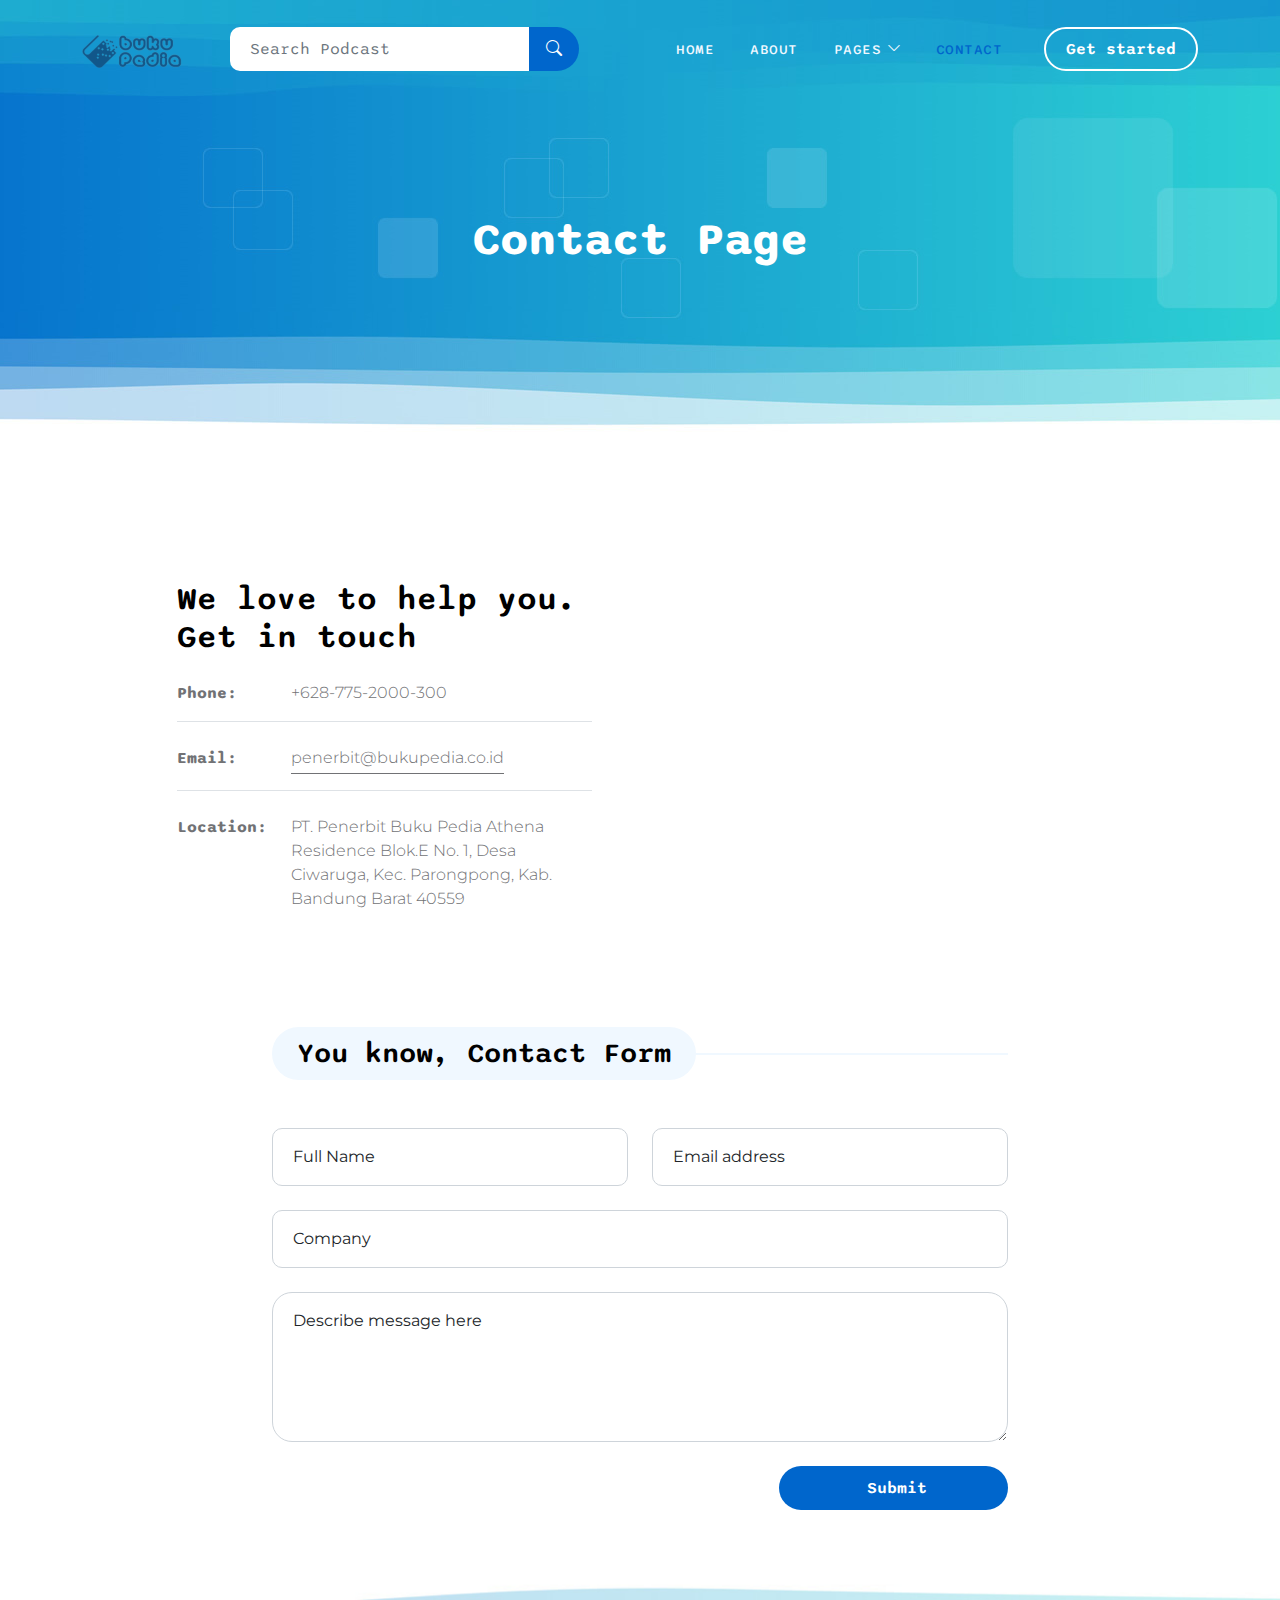
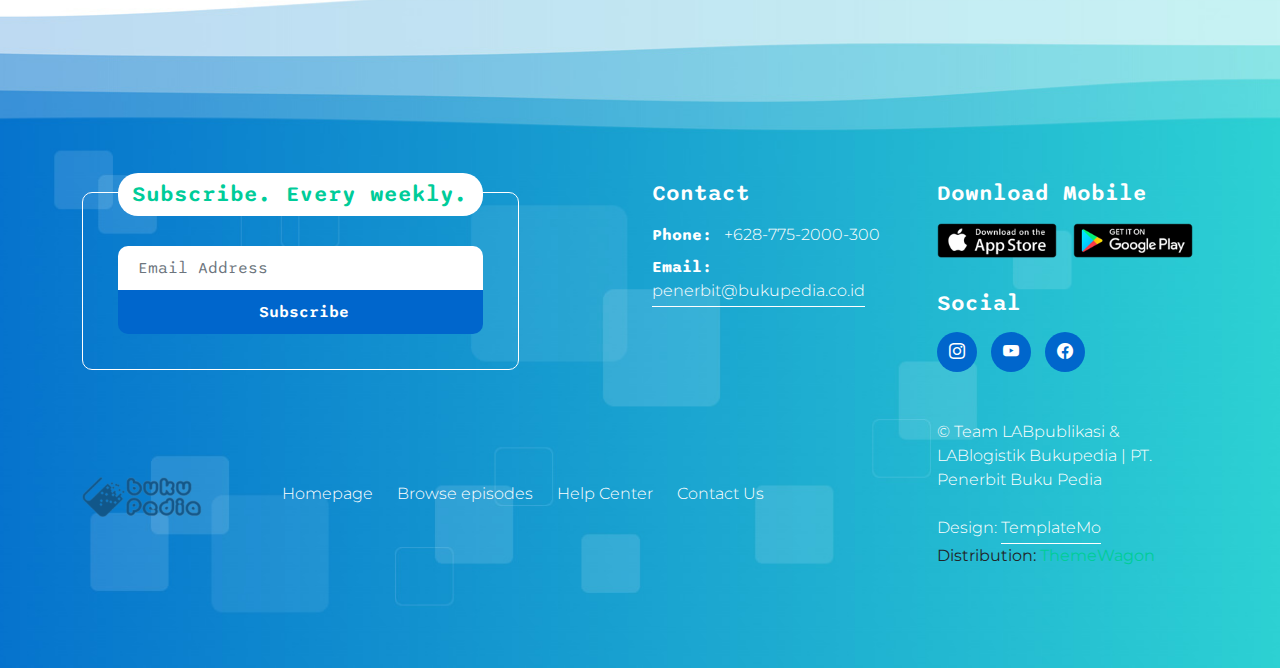
<file: contact.html>
<!doctype html>
<html lang="en">

<head>
    <meta charset="utf-8">
    <meta name="viewport" content="width=device-width, initial-scale=1">

    <meta name="description" content="">
    <meta name="author" content="">

    <title>Pod Talk - Contact Page</title>

    <!-- CSS FILES -->
    <link rel="preconnect" href="https://fonts.googleapis.com">

    <link rel="preconnect" href="https://fonts.gstatic.com" crossorigin>

    <link
        href="https://fonts.googleapis.com/css2?family=Montserrat:wght@300;400&family=Sono:wght@200;300;400;500;700&display=swap"
        rel="stylesheet">

    <link rel="stylesheet" href="css/bootstrap.min.css">

    <link rel="stylesheet" href="css/bootstrap-icons.css">

    <link rel="stylesheet" href="css/owl.carousel.min.css">

    <link rel="stylesheet" href="css/owl.theme.default.min.css">

    <link href="css/templatemo-pod-talk.css" rel="stylesheet">
    <!--

TemplateMo 584 Pod Talk

https://templatemo.com/tm-584-pod-talk

-->
</head>

<body>

    <main>

        <nav class="navbar navbar-expand-lg">
            <div class="container">
                <a class="navbar-brand me-lg-5 me-0" href="index.html">
                    <img src="images/profile/Picture1.png" class="logo-image img-fluid" alt="templatemo pod talk">
                </a>

                <form action="#" method="get" class="custom-form search-form flex-fill me-3" role="search">
                    <div class="input-group input-group-lg">
                        <input name="search" type="search" class="form-control" id="search" placeholder="Search Podcast"
                            aria-label="Search">

                        <button type="submit" class="form-control" id="submit">
                            <i class="bi-search"></i>
                        </button>
                    </div>
                </form>

                <button class="navbar-toggler" type="button" data-bs-toggle="collapse" data-bs-target="#navbarNav"
                    aria-controls="navbarNav" aria-expanded="false" aria-label="Toggle navigation">
                    <span class="navbar-toggler-icon"></span>
                </button>

                <div class="collapse navbar-collapse" id="navbarNav">
                    <ul class="navbar-nav ms-lg-auto">
                        <li class="nav-item">
                            <a class="nav-link" href="index.html">Home</a>
                        </li>

                        <li class="nav-item">
                            <a class="nav-link" href="about.html">About</a>
                        </li>

                        <li class="nav-item dropdown">
                            <a class="nav-link dropdown-toggle" href="#" id="navbarLightDropdownMenuLink" role="button"
                                data-bs-toggle="dropdown" aria-expanded="false">Pages</a>

                            <ul class="dropdown-menu dropdown-menu-light" aria-labelledby="navbarLightDropdownMenuLink">
                                <li><a class="dropdown-item" href="listing-page.html">Listing Page</a></li>

                                <li><a class="dropdown-item" href="detail-page.html">Detail Page</a></li>
                            </ul>
                        </li>

                        <li class="nav-item">
                            <a class="nav-link active" href="contact.html">Contact</a>
                        </li>
                    </ul>

                    <div class="ms-4">
                        <a href="#section_2" class="btn custom-btn custom-border-btn smoothscroll">Get started</a>
                    </div>
                </div>
            </div>
        </nav>


        <header class="site-header d-flex flex-column justify-content-center align-items-center">
            <div class="container">
                <div class="row">

                    <div class="col-lg-12 col-12 text-center">

                        <h2 class="mb-0">Contact Page</h2>
                    </div>

                </div>
            </div>
        </header>


        <section class="section-padding" id="section_2">
            <div class="container">
                <div class="row justify-content-center">

                    <div class="col-lg-5 col-12 pe-lg-5">
                        <div class="contact-info">
                            <h3 class="mb-4">We love to help you. Get in touch</h3>

                            <p class="d-flex border-bottom pb-3 mb-4">
                                <strong class="d-inline me-4">Phone:</strong>
                                <span>+628-775-2000-300</span>
                            </p>

                            <p class="d-flex border-bottom pb-3 mb-4">
                                <strong class="d-inline me-4">Email:</strong>
                                <a href="#">penerbit@bukupedia.co.id</a>
                            </p>

                            <p class="d-flex">
                                <strong class="d-inline me-4">Location:</strong>
                                <span>PT. Penerbit Buku Pedia
Athena Residence Blok.E No. 1, Desa Ciwaruga, Kec. Parongpong, Kab. Bandung Barat 40559</span>
                            </p>
                        </div>
                    </div>

                    <div class="col-lg-5 col-12 mt-5 mt-lg-0">
                        <iframe class="google-map"
                            src="https://www.google.com/maps/embed?pb=!1m18!1m12!1m3!1d3988.819917806043!2d103.84793601429608!3d1.281807962148459!2m3!1f0!2f0!3f0!3m2!1i1024!2i768!4f13.1!3m3!1m2!1s0x31da190c2c94ccb3%3A0x11213560829baa05!2sTwitter!5e0!3m2!1sen!2smy!4v1669212183861!5m2!1sen!2smy"
                            width="100%" height="300" style="border:0;" allowfullscreen="" loading="lazy"
                            referrerpolicy="no-referrer-when-downgrade"></iframe>
                    </div>

                </div>
            </div>
        </section>

        <section class="contact-section section-padding pt-0">
            <div class="container">
                <div class="row">

                    <div class="col-lg-8 col-12 mx-auto">
                        <div class="section-title-wrap mb-5">
                            <h4 class="section-title">You know, Contact Form</h4>
                        </div>

                        <form action="#" method="post" class="custom-form contact-form" role="form">
                            <div class="row">
                                <div class="col-lg-6 col-md-6 col-12">
                                    <div class="form-floating">
                                        <input type="text" name="full-name" id="full-name" class="form-control"
                                            placeholder="Full Name" required="">

                                        <label for="floatingInput">Full Name</label>
                                    </div>
                                </div>

                                <div class="col-lg-6 col-md-6 col-12">
                                    <div class="form-floating">
                                        <input type="email" name="email" id="email" pattern="[^ @]*@[^ @]*"
                                            class="form-control" placeholder="Email address" required="">

                                        <label for="floatingInput">Email address</label>
                                    </div>
                                </div>

                                <div class="col-lg-12 col-12">
                                    <div class="form-floating">
                                        <input type="text" name="company" id="name" class="form-control"
                                            placeholder="Name" required="">

                                        <label for="floatingInput">Company</label>
                                    </div>

                                    <div class="form-floating">
                                        <textarea class="form-control" id="message" name="message"
                                            placeholder="Describe message here"></textarea>

                                        <label for="floatingTextarea">Describe message here</label>
                                    </div>
                                </div>

                                <div class="col-lg-4 col-12 ms-auto">
                                    <button type="submit" class="form-control">Submit</button>
                                </div>

                            </div>
                        </form>
                    </div>

                </div>
            </div>
        </section>
    </main>


    <footer class="site-footer">
        <div class="container">
            <div class="row">

                <div class="col-lg-6 col-12 mb-5 mb-lg-0">
                    <div class="subscribe-form-wrap">
                        <h6>Subscribe. Every weekly.</h6>

                        <form class="custom-form subscribe-form" action="#" method="get" role="form">
                            <input type="email" name="subscribe-email" id="subscribe-email" pattern="[^ @]*@[^ @]*"
                                class="form-control" placeholder="Email Address" required="">

                            <div class="col-lg-12 col-12">
                                <button type="submit" class="form-control" id="submit">Subscribe</button>
                            </div>
                        </form>
                    </div>
                </div>

                <div class="col-lg-3 col-md-6 col-12 mb-4 mb-md-0 mb-lg-0">
                    <h6 class="site-footer-title mb-3">Contact</h6>

                    <p class="mb-2"><strong class="d-inline me-2">Phone:</strong> +628-775-2000-300</p>

                    <p>
                        <strong class="d-inline me-2">Email:</strong>
                        <a href="#">penerbit@bukupedia.co.id</a>
                    </p>
                </div>

                <div class="col-lg-3 col-md-6 col-12">
                    <h6 class="site-footer-title mb-3">Download Mobile</h6>

                    <div class="site-footer-thumb mb-4 pb-2">
                        <div class="d-flex flex-wrap">
                            <a href="#">
                                <img src="images/app-store.png" class="me-3 mb-2 mb-lg-0 img-fluid" alt="">
                            </a>

                            <a href="#">
                                <img src="images/play-store.png" class="img-fluid" alt="">
                            </a>
                        </div>
                    </div>

                    <h6 class="site-footer-title mb-3">Social</h6>

                    <ul class="social-icon">
                        <li class="social-icon-item">
                            <a href="https://www.instagram.com/penerbitbukupedia/" class="social-icon-link bi-instagram"></a>
                        </li>

                        <li class="social-icon-item">
                            <a href="https://www.youtube.com/penerbitbukupedia" class="social-icon-link bi-youtube"></a>
                        </li>

                        <li class="social-icon-item">
                            <a href="https://www.facebook.com/penerbitbukupedia" class="social-icon-link bi-facebook"></a>
                        </li>
                    </ul>
                </div>

            </div>
        </div>

        <div class="container pt-5">
            <div class="row align-items-center">

                <div class="col-lg-2 col-md-3 col-12">
                    <a class="navbar-brand" href="index.html">
                        <img src="images/profile/Picture1.png" class="logo-image img-fluid" alt="templatemo pod talk">
                    </a>
                </div>

                <div class="col-lg-7 col-md-9 col-12">
                    <ul class="site-footer-links">
                        <li class="site-footer-link-item">
                            <a href="#" class="site-footer-link">Homepage</a>
                        </li>

                        <li class="site-footer-link-item">
                            <a href="#" class="site-footer-link">Browse episodes</a>
                        </li>

                        <li class="site-footer-link-item">
                            <a href="#" class="site-footer-link">Help Center</a>
                        </li>

                        <li class="site-footer-link-item">
                            <a href="#" class="site-footer-link">Contact Us</a>
                        </li>
                    </ul>
                </div>

                <div class="col-lg-3 col-12">
                    <p class="copyright-text mb-0">© Team LABpublikasi & LABlogistik Bukupedia | PT. Penerbit Buku Pedia
                        <br><br>
                        Design: <a rel="nofollow" href="https://templatemo.com/page/1" target="_parent">TemplateMo</a>
                    </p> Distribution: <a rel="nofollow" href="https://themewagon.com" target="_blank">ThemeWagon</a>
                </div>
            </div>
        </div>
    </footer>

    <!-- JAVASCRIPT FILES -->
    <script src="js/jquery.min.js"></script>
    <script src="js/bootstrap.bundle.min.js"></script>
    <script src="js/owl.carousel.min.js"></script>
    <script src="js/custom.js"></script>

</body>

</html>
</file>
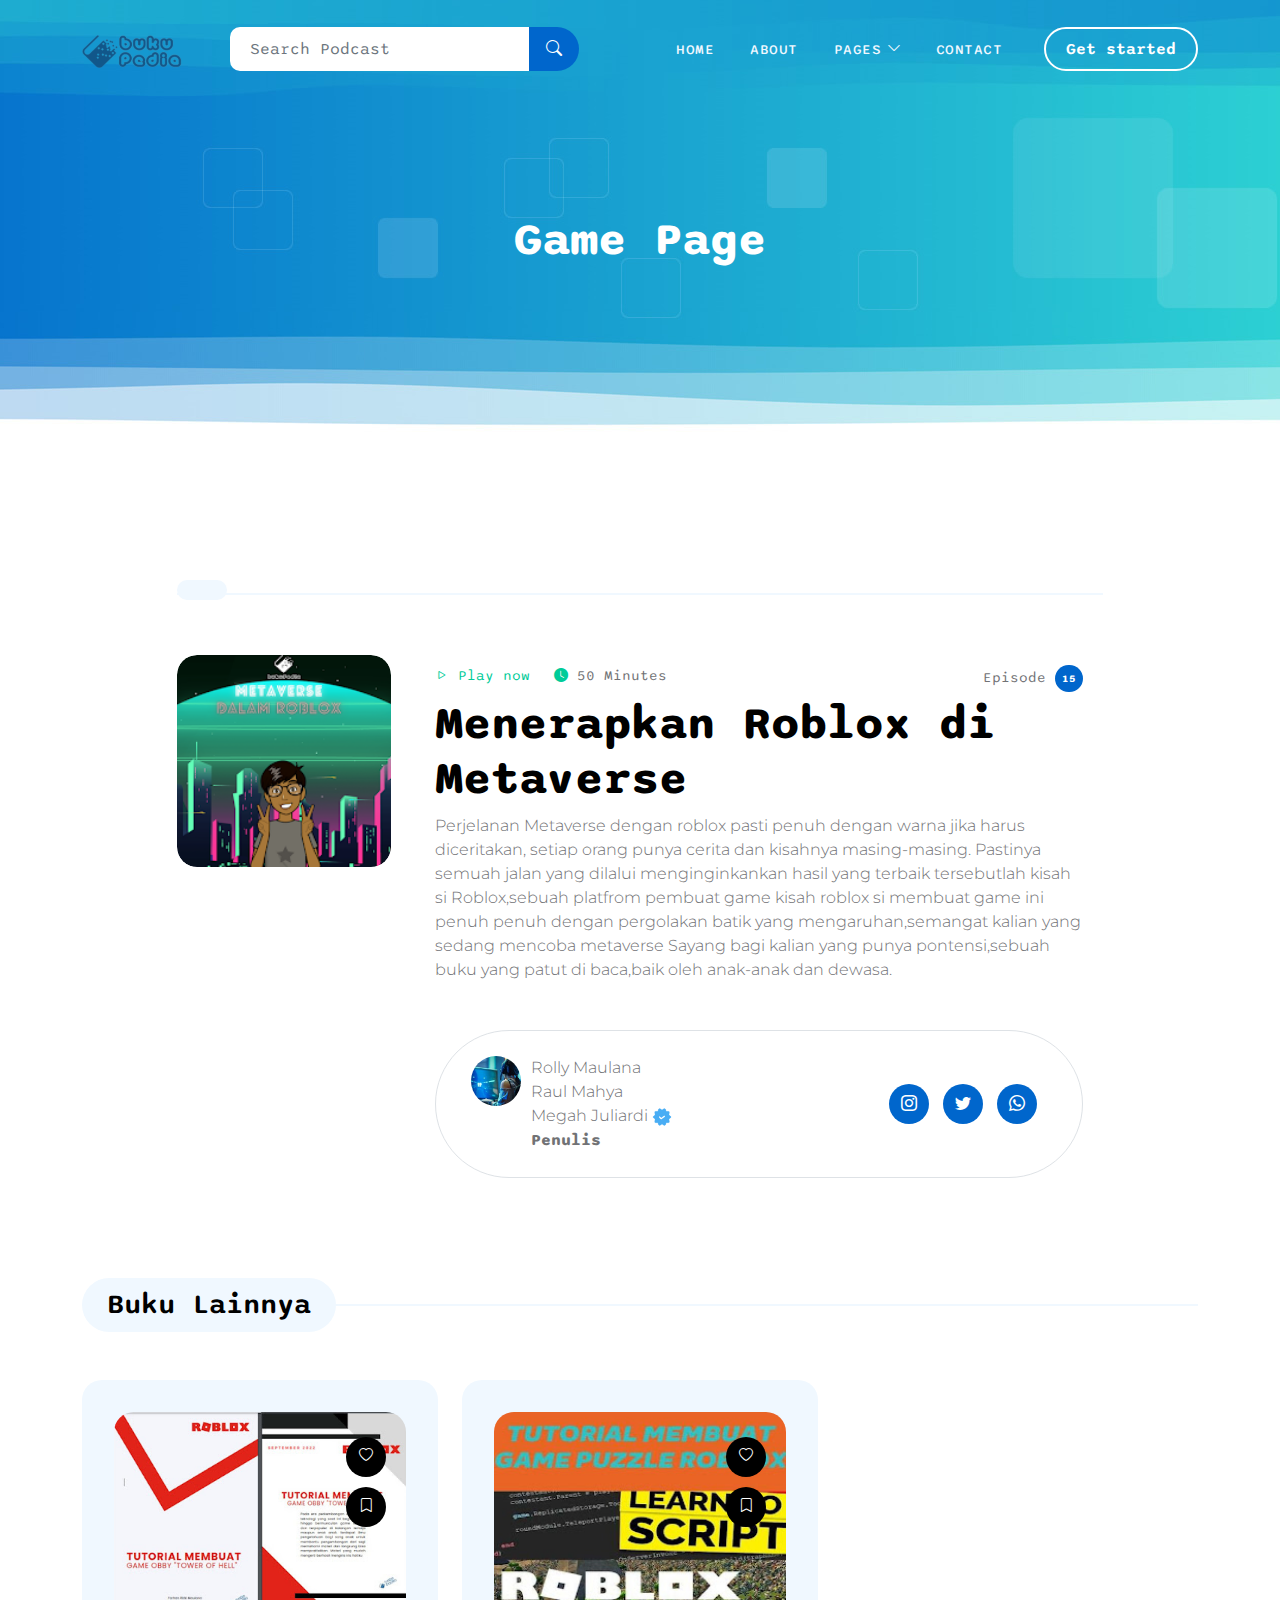
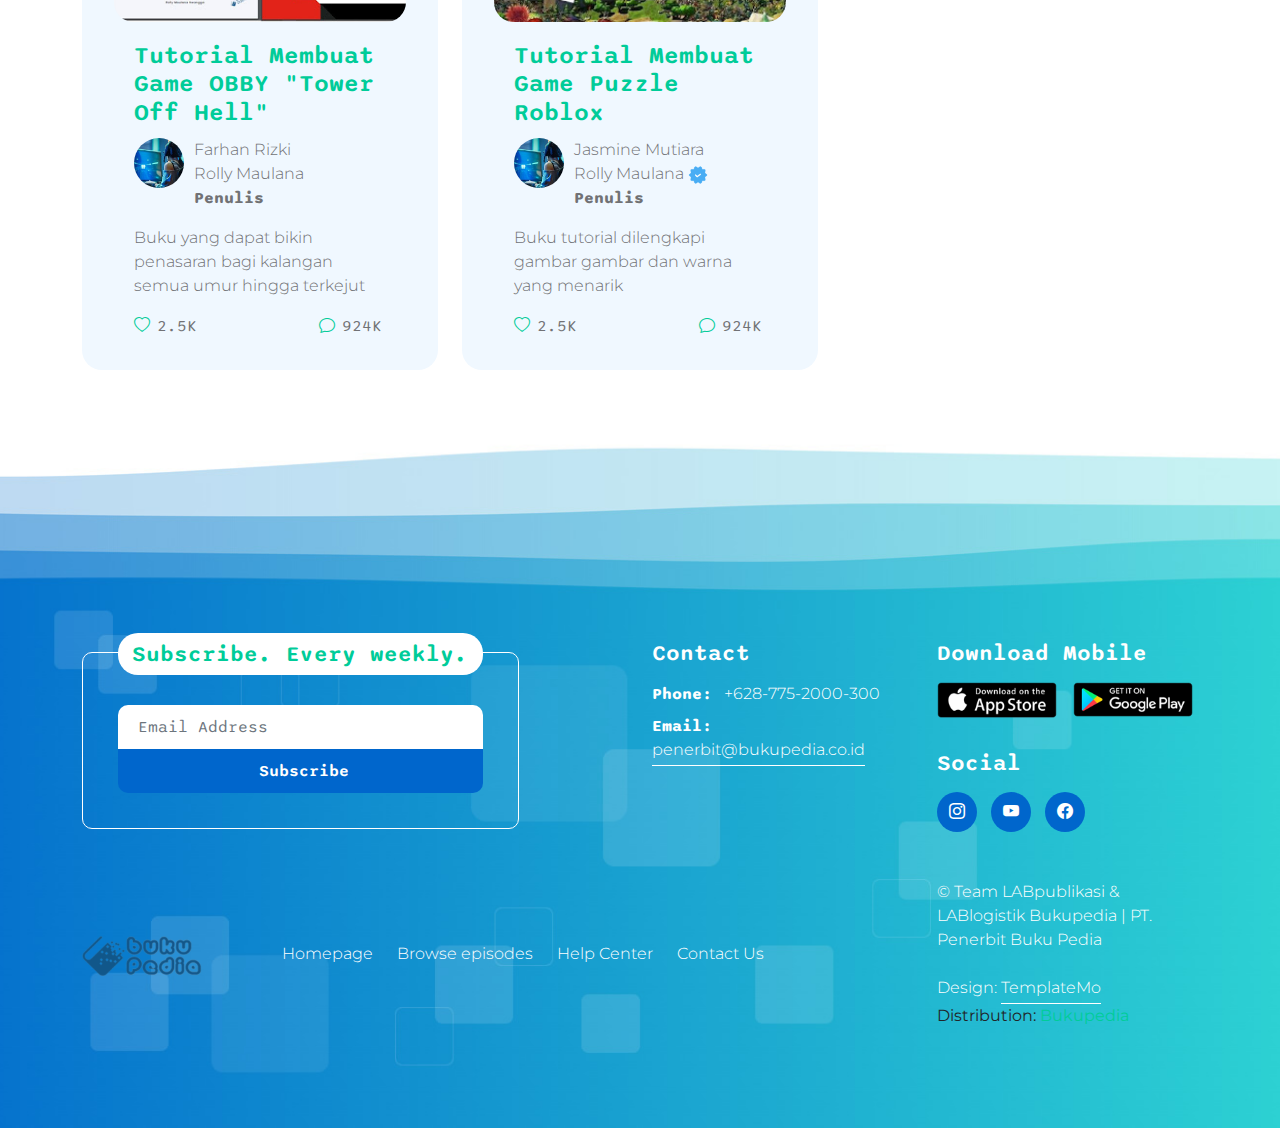
<file: game.html>
<!doctype html>
<html lang="en">

<head>
    <meta charset="utf-8">
    <meta name="viewport" content="width=device-width, initial-scale=1">

    <meta name="description" content="">
    <meta name="author" content="">

    <title>Pod Talk Free CSS Template by TemplateMo</title>

    <!-- CSS FILES -->
    <link rel="preconnect" href="https://fonts.googleapis.com">

    <link rel="preconnect" href="https://fonts.gstatic.com" crossorigin>

    <link
        href="https://fonts.googleapis.com/css2?family=Montserrat:wght@300;400&family=Sono:wght@200;300;400;500;700&display=swap"
        rel="stylesheet">

    <link rel="stylesheet" href="css/bootstrap.min.css">

    <link rel="stylesheet" href="css/bootstrap-icons.css">

    <link rel="stylesheet" href="css/owl.carousel.min.css">

    <link rel="stylesheet" href="css/owl.theme.default.min.css">

    <link href="css/templatemo-pod-talk.css" rel="stylesheet">
    <!--

TemplateMo 584 Pod Talk

https://templatemo.com/tm-584-pod-talk

-->
</head>

<body>

    <main>

        <nav class="navbar navbar-expand-lg">
            <div class="container">
                <a class="navbar-brand me-lg-5 me-0" href="index.html">
                    <img src="images/profile/Picture1.png" class="logo-image img-fluid" alt="templatemo pod talk">
                </a>

                <form action="#" method="get" class="custom-form search-form flex-fill me-3" role="search">
                    <div class="input-group input-group-lg">
                        <input name="search" type="search" class="form-control" id="search" placeholder="Search Podcast"
                            aria-label="Search">

                        <button type="submit" class="form-control" id="submit">
                            <i class="bi-search"></i>
                        </button>
                    </div>
                </form>

                <button class="navbar-toggler" type="button" data-bs-toggle="collapse" data-bs-target="#navbarNav"
                    aria-controls="navbarNav" aria-expanded="false" aria-label="Toggle navigation">
                    <span class="navbar-toggler-icon"></span>
                </button>

                <div class="collapse navbar-collapse" id="navbarNav">
                    <ul class="navbar-nav ms-lg-auto">
                        <li class="nav-item">
                            <a class="nav-link" href="index.html">Home</a>
                        </li>

                        <li class="nav-item">
                            <a class="nav-link" href="about.html">About</a>
                        </li>

                        <li class="nav-item dropdown">
                            <a class="nav-link dropdown-toggle" href="#" id="navbarLightDropdownMenuLink" role="button"
                                data-bs-toggle="dropdown" aria-expanded="false">Pages</a>

                            <ul class="dropdown-menu dropdown-menu-light" aria-labelledby="navbarLightDropdownMenuLink">
                                <li><a class="dropdown-item" href="listing-page.html">Listing Page</a></li>

                                <li><a class="dropdown-item active" href="detail-page.html">Detail Page</a></li>
                            </ul>
                        </li>

                        <li class="nav-item">
                            <a class="nav-link" href="contact.html">Contact</a>
                        </li>
                    </ul>

                    <div class="ms-4">
                        <a href="#section_2" class="btn custom-btn custom-border-btn smoothscroll">Get started</a>
                    </div>
                </div>
            </div>
        </nav>


        <header class="site-header d-flex flex-column justify-content-center align-items-center">
            <div class="container">
                <div class="row">

                    <div class="col-lg-12 col-12 text-center">

                        <h2 class="mb-0">Game Page</h2>
                    </div>

                </div>
            </div>
        </header>


        <section class="latest-podcast-section section-padding pb-0" id="section_2">
            <div class="container">
                <div class="row justify-content-center">

                    <div class="col-lg-10 col-12">
                        <div class="section-title-wrap mb-5">
                            <h4 class="section-title"></h4>
                        </div>

                        <div class="row">
                            <div class="col-lg-3 col-12">
                                <div class="custom-block-icon-wrap">
                                    <div class="custom-block-image-wrap custom-block-image-detail-page">
                                        <img src="images/topics/game1.png"
                                            class="custom-block-image img-fluid" alt="">
                                    </div>
                                </div>
                            </div>

                            <div class="col-lg-9 col-12">
                                <div class="custom-block-info">
                                    <div class="custom-block-top d-flex mb-1">
                                        <small class="me-4">
                                            <a href="#">
                                                <i class="bi-play"></i>
                                                Play now
                                            </a>
                                        </small>

                                        <small>
                                            <i class="bi-clock-fill custom-icon"></i>
                                            50 Minutes
                                        </small>

                                        <small class="ms-auto">Episode <span class="badge">15</span></small>
                                    </div>

                                    <h2 class="mb-2">Menerapkan Roblox di Metaverse</h2>

                                    <p>Perjelanan Metaverse dengan roblox pasti penuh dengan warna jika harus diceritakan, setiap orang punya cerita dan kisahnya masing-masing. Pastinya semuah jalan yang dilalui menginginkankan hasil yang terbaik tersebutlah kisah si Roblox,sebuah platfrom pembuat game kisah roblox si membuat game ini penuh penuh dengan pergolakan batik yang mengaruhan,semangat kalian yang sedang mencoba metaverse Sayang bagi kalian yang punya pontensi,sebuah buku yang patut di baca,baik oleh anak-anak dan dewasa.</p>

                                    <div
                                        class="profile-block profile-detail-block d-flex flex-wrap align-items-center mt-5">
                                        <div class="d-flex mb-3 mb-lg-0 mb-md-0">
                                            <img src="images/topics/game.jpg"
                                                class="profile-block-image img-fluid" alt="">

                                            <p>
                                                Rolly Maulana <br> Raul Mahya <br> Megah Juliardi
                                                <img src="images/verified.png" class="verified-image img-fluid" alt="">
                                                <strong>Penulis</strong>
                                            </p>
                                        </div>

                                        <ul class="social-icon ms-lg-auto ms-md-auto">
                                            <li class="social-icon-item">
                                                <a href="#" class="social-icon-link bi-instagram"></a>
                                            </li>

                                            <li class="social-icon-item">
                                                <a href="#" class="social-icon-link bi-twitter"></a>
                                            </li>

                                            <li class="social-icon-item">
                                                <a href="#" class="social-icon-link bi-whatsapp"></a>
                                            </li>
                                        </ul>
                                    </div>
                                </div>
                            </div>
                        </div>
                    </div>

                </div>
            </div>
        </section>


        <section class="related-podcast-section section-padding">
            <div class="container">
                <div class="row">

                    <div class="col-lg-12 col-12">
                        <div class="section-title-wrap mb-5">
                            <h4 class="section-title">Buku Lainnya</h4>
                        </div>
                    </div>

                    <div class="col-lg-4 col-12 mb-4 mb-lg-0">
                        <div class="custom-block custom-block-full">
                            <div class="custom-block-image-wrap">
                                <a href="https://katalog.bukupedia.co.id/2022/09/tutorial-membuat-game-obby-tower-of-hell.html">
                                    <img src="images/topics/game2.jpg" class="custom-block-image img-fluid"
                                        alt="">
                                </a>
                            </div>

                            <div class="custom-block-info">
                                <h5 class="mb-2">
                                    <a href="https://katalog.bukupedia.co.id/2022/09/tutorial-membuat-game-obby-tower-of-hell.html">
                                        Tutorial Membuat Game OBBY "Tower Off Hell"
                                    </a>
                                </h5>

                                <div class="profile-block d-flex">
                                    <img src="images/topics/game.jpg"
                                        class="profile-block-image img-fluid" alt="">

                                    <p>Farhan Rizki <br> Rolly Maulana
                                        <strong>Penulis</strong>
                                    </p>
                                </div>

                                <p class="mb-0">Buku yang dapat bikin penasaran bagi kalangan semua umur hingga terkejut</p>

                                <div class="custom-block-bottom d-flex justify-content-between mt-3">

                                    <a href="#" class="bi-heart me-1">
                                        <span>2.5k</span>
                                    </a>

                                    <a href="#" class="bi-chat me-1">
                                        <span>924k</span>
                                    </a>
                                </div>
                            </div>

                            <div class="social-share d-flex flex-column ms-auto">
                                <a href="#" class="badge ms-auto">
                                    <i class="bi-heart"></i>
                                </a>

                                <a href="#" class="badge ms-auto">
                                    <i class="bi-bookmark"></i>
                                </a>
                            </div>
                        </div>
                    </div>

                    <div class="col-lg-4 col-12 mb-4 mb-lg-0">
                        <div class="custom-block custom-block-full">
                            <div class="custom-block-image-wrap">
                                <a href="https://katalog.bukupedia.co.id/2022/08/tutorial-membuat-game-puzzle-roblox.html">
                                    <img src="images/topics/game3.jpg" class="custom-block-image img-fluid"
                                        alt="">
                                </a>
                            </div>

                            <div class="custom-block-info">
                                <h5 class="mb-2">
                                    <a href="https://katalog.bukupedia.co.id/2022/08/tutorial-membuat-game-puzzle-roblox.html">
                                        Tutorial Membuat Game Puzzle Roblox
                                    </a>
                                </h5>

                                <div class="profile-block d-flex">
                                    <img src="images/topics/game.jpg"
                                        class="profile-block-image img-fluid" alt="">

                                    <p>
                                        Jasmine Mutiara <br> Rolly Maulana
                                        <img src="images/verified.png" class="verified-image img-fluid" alt="">
                                        <strong>Penulis</strong>
                                    </p>
                                </div>

                                <p class="mb-0">Buku tutorial dilengkapi gambar gambar dan warna yang menarik</p>

                                <div class="custom-block-bottom d-flex justify-content-between mt-3">
                                   

                                    <a href="#" class="bi-heart me-1">
                                        <span>2.5k</span>
                                    </a>

                                    <a href="#" class="bi-chat me-1">
                                        <span>924k</span>
                                    </a>
                                </div>
                            </div>

                            <div class="social-share d-flex flex-column ms-auto">
                                <a href="#" class="badge ms-auto">
                                    <i class="bi-heart"></i>
                                </a>

                                <a href="#" class="badge ms-auto">
                                    <i class="bi-bookmark"></i>
                                </a>
                            </div>
                        </div>
                    </div>

                </div>
            </div>
        </section>
    </main>


    <footer class="site-footer">
        <div class="container">
            <div class="row">

                <div class="col-lg-6 col-12 mb-5 mb-lg-0">
                    <div class="subscribe-form-wrap">
                        <h6>Subscribe. Every weekly.</h6>

                        <form class="custom-form subscribe-form" action="#" method="get" role="form">
                            <input type="email" name="subscribe-email" id="subscribe-email" pattern="[^ @]*@[^ @]*"
                                class="form-control" placeholder="Email Address" required="">

                            <div class="col-lg-12 col-12">
                                <button type="submit" class="form-control" id="submit">Subscribe</button>
                            </div>
                        </form>
                    </div>
                </div>

                <div class="col-lg-3 col-md-6 col-12 mb-4 mb-md-0 mb-lg-0">
                    <h6 class="site-footer-title mb-3">Contact</h6>

                    <p class="mb-2"><strong class="d-inline me-2">Phone:</strong> +628-775-2000-300</p>

                    <p>
                        <strong class="d-inline me-2">Email:</strong>
                        <a href="#">penerbit@bukupedia.co.id</a>
                    </p>
                </div>

                <div class="col-lg-3 col-md-6 col-12">
                    <h6 class="site-footer-title mb-3">Download Mobile</h6>

                    <div class="site-footer-thumb mb-4 pb-2">
                        <div class="d-flex flex-wrap">
                            <a href="#">
                                <img src="images/app-store.png" class="me-3 mb-2 mb-lg-0 img-fluid" alt="">
                            </a>

                            <a href="#">
                                <img src="images/play-store.png" class="img-fluid" alt="">
                            </a>
                        </div>
                    </div>

                    <h6 class="site-footer-title mb-3">Social</h6>

                    <ul class="social-icon">
                        <li class="social-icon-item">
                            <a href="https://www.instagram.com/penerbitbukupedia/" class="social-icon-link bi-instagram"></a>
                        </li>

                        <li class="social-icon-item">
                            <a href="https://www.youtube.com/penerbitbukupedia" class="social-icon-link bi-youtube"></a>
                        </li>

                        <li class="social-icon-item">
                            <a href="https://www.facebook.com/penerbitbukupedia" class="social-icon-link bi-facebook"></a>
                        </li>
                    </ul>
                </div>

            </div>
        </div>

        <div class="container pt-5">
            <div class="row align-items-center">

                <div class="col-lg-2 col-md-3 col-12">
                    <a class="navbar-brand" href="index.html">
                        <img src="images/profile/Picture1.png" class="logo-image img-fluid" alt="templatemo pod talk">
                    </a>
                </div>

                <div class="col-lg-7 col-md-9 col-12">
                    <ul class="site-footer-links">
                        <li class="site-footer-link-item">
                            <a href="#" class="site-footer-link">Homepage</a>
                        </li>

                        <li class="site-footer-link-item">
                            <a href="#" class="site-footer-link">Browse episodes</a>
                        </li>

                        <li class="site-footer-link-item">
                            <a href="#" class="site-footer-link">Help Center</a>
                        </li>

                        <li class="site-footer-link-item">
                            <a href="#" class="site-footer-link">Contact Us</a>
                        </li>
                    </ul>
                </div>

                <div class="col-lg-3 col-12">
                    <p class="copyright-text mb-0">© Team LABpublikasi & LABlogistik Bukupedia | PT. Penerbit Buku Pedia
                        <br><br>
                        Design: <a rel="nofollow" href="https://templatemo.com/page/1" target="_parent">TemplateMo</a>
                    </p> Distribution: <a rel="nofollow" href="https://katalog.bukupedia.co.id/search/label/game?&max-results=9" target="_blank">Bukupedia </a>
                </div>
            </div>
        </div>
    </footer>


    <!-- JAVASCRIPT FILES -->
    <script src="js/jquery.min.js"></script>
    <script src="js/bootstrap.bundle.min.js"></script>
    <script src="js/owl.carousel.min.js"></script>
    <script src="js/custom.js"></script>

</body>

</html>
</file>
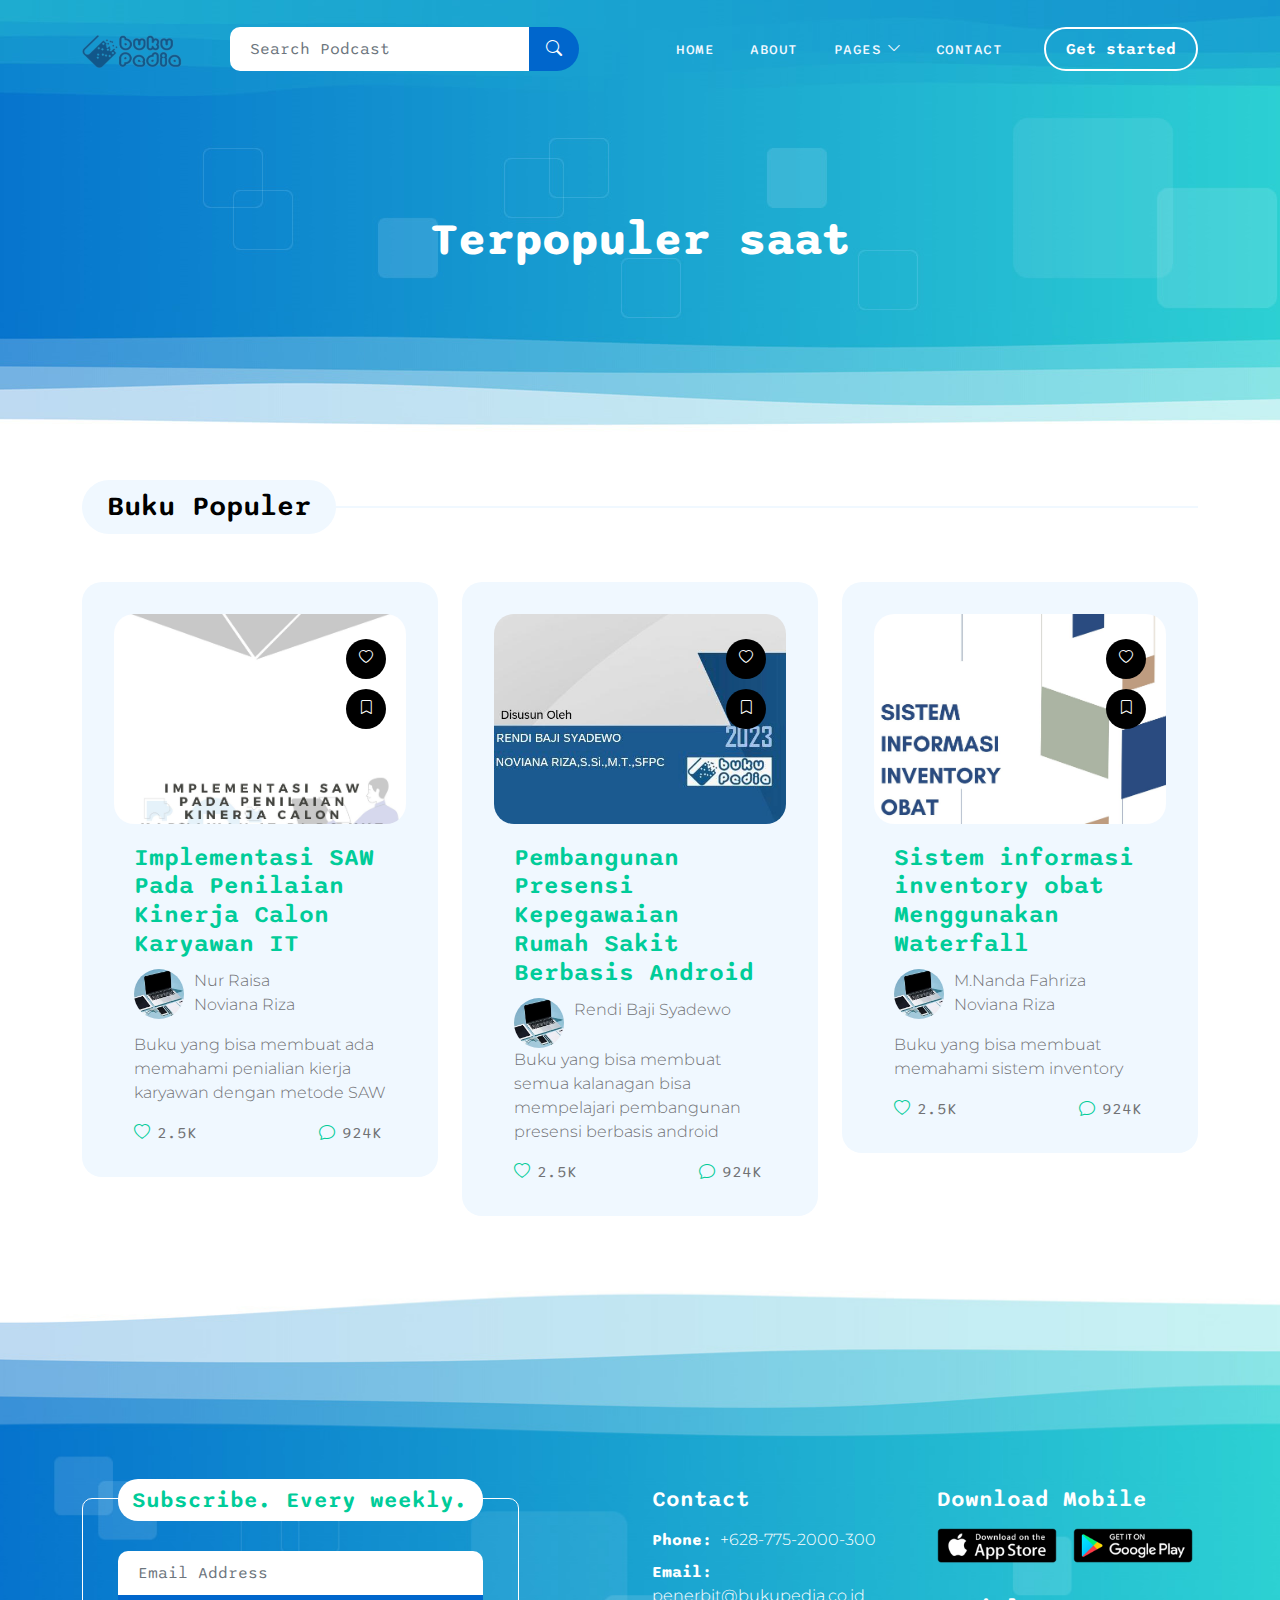
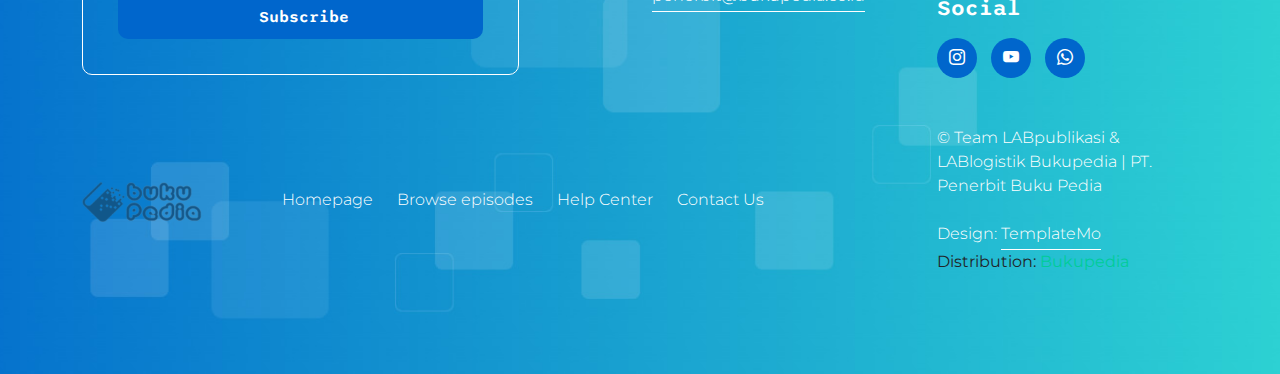
<file: listing-page.html>
<!doctype html>
<html lang="en">

<head>
    <meta charset="utf-8">
    <meta name="viewport" content="width=device-width, initial-scale=1">

    <meta name="description" content="">
    <meta name="author" content="">

    <title>Pod Talk - Listing Page</title>

    <!-- CSS FILES -->
    <link rel="preconnect" href="https://fonts.googleapis.com">

    <link rel="preconnect" href="https://fonts.gstatic.com" crossorigin>

    <link
        href="https://fonts.googleapis.com/css2?family=Montserrat:wght@300;400&family=Sono:wght@200;300;400;500;700&display=swap"
        rel="stylesheet">

    <link rel="stylesheet" href="css/bootstrap.min.css">

    <link rel="stylesheet" href="css/bootstrap-icons.css">

    <link rel="stylesheet" href="css/owl.carousel.min.css">

    <link rel="stylesheet" href="css/owl.theme.default.min.css">

    <link href="css/templatemo-pod-talk.css" rel="stylesheet">
    <!--

TemplateMo 584 Pod Talk

https://templatemo.com/tm-584-pod-talk

-->
</head>

<body>

    <main>

        <nav class="navbar navbar-expand-lg">
            <div class="container">
                <a class="navbar-brand me-lg-5 me-0" href="index.html">
                    <img src="images/profile/Picture1.png" class="logo-image img-fluid" alt="templatemo pod talk">
                </a>

                <form action="#" method="get" class="custom-form search-form flex-fill me-3" role="search">
                    <div class="input-group input-group-lg">
                        <input name="search" type="search" class="form-control" id="search" placeholder="Search Podcast"
                            aria-label="Search">

                        <button type="submit" class="form-control" id="submit">
                            <i class="bi-search"></i>
                        </button>
                    </div>
                </form>

                <button class="navbar-toggler" type="button" data-bs-toggle="collapse" data-bs-target="#navbarNav"
                    aria-controls="navbarNav" aria-expanded="false" aria-label="Toggle navigation">
                    <span class="navbar-toggler-icon"></span>
                </button>

                <div class="collapse navbar-collapse" id="navbarNav">
                    <ul class="navbar-nav ms-lg-auto">
                        <li class="nav-item">
                            <a class="nav-link" href="index.html">Home</a>
                        </li>

                        <li class="nav-item">
                            <a class="nav-link" href="about.html">About</a>
                        </li>

                        <li class="nav-item dropdown">
                            <a class="nav-link dropdown-toggle" href="#" id="navbarLightDropdownMenuLink" role="button"
                                data-bs-toggle="dropdown" aria-expanded="false">Pages</a>

                            <ul class="dropdown-menu dropdown-menu-light" aria-labelledby="navbarLightDropdownMenuLink">
                                <li><a class="dropdown-item active" href="listing-page.html">Listing Page</a></li>

                                <li><a class="dropdown-item" href="detail-page.html">Detail Page</a></li>
                            </ul>
                        </li>

                        <li class="nav-item">
                            <a class="nav-link" href="contact.html">Contact</a>
                        </li>
                    </ul>

                    <div class="ms-4">
                        <a href="#section_2" class="btn custom-btn custom-border-btn smoothscroll">Get started</a>
                    </div>
                </div>
            </div>
        </nav>


        <header class="site-header d-flex flex-column justify-content-center align-items-center">
            <div class="container">
                <div class="row">

                    <div class="col-lg-12 col-12 text-center">

                        <h2 class="mb-0">Terpopuler saat</h2>
                    </div>

                </div>
            </div>
        </header>


      
        <section class="trending-podcast-section section-padding pt-0">
            <div class="container">
                <div class="row">

                    <div class="col-lg-12 col-12">
                        <div class="section-title-wrap mb-5">
                            <h4 class="section-title">Buku Populer</h4>
                        </div>
                    </div>

                    <div class="col-lg-4 col-12 mb-4 mb-lg-0">
                        <div class="custom-block custom-block-full">
                            <div class="custom-block-image-wrap">
                                <a href="https://katalog.bukupedia.co.id/2023/05/implemetasi-saw-pada-penilaian-kinerja.html">
                                    <img src="images/profile/1.jpg" class="custom-block-image img-fluid"
                                        alt="">
                                </a>
                            </div>

                            <div class="custom-block-info">
                                <h5 class="mb-2">
                                    <a href="https://katalog.bukupedia.co.id/2023/05/implemetasi-saw-pada-penilaian-kinerja.html">
                                        Implementasi SAW Pada Penilaian Kinerja Calon Karyawan IT
                                    </a>
                                </h5>

                                <div class="profile-block d-flex">
                                    <img src="images/topics/populer1.jpg"
                                        class="profile-block-image img-fluid" alt="">

                                    <p>Nur Raisa <br> Noviana Riza
                                    </p>
                                </div>

                                <p class="mb-0">Buku yang bisa membuat ada memahami penialian kierja karyawan dengan metode SAW</p>

                                <div class="custom-block-bottom d-flex justify-content-between mt-3">
                                   
                                    <a href="#" class="bi-heart me-1">
                                        <span>2.5k</span>
                                    </a>

                                    <a href="#" class="bi-chat me-1">
                                        <span>924k</span>
                                    </a>
                                </div>
                            </div>

                            <div class="social-share d-flex flex-column ms-auto">
                                <a href="#" class="badge ms-auto">
                                    <i class="bi-heart"></i>
                                </a>

                                <a href="#" class="badge ms-auto">
                                    <i class="bi-bookmark"></i>
                                </a>
                            </div>
                        </div>
                    </div>

                    <div class="col-lg-4 col-12 mb-4 mb-lg-0">
                        <div class="custom-block custom-block-full">
                            <div class="custom-block-image-wrap">
                                <a href="https://katalog.bukupedia.co.id/2023/05/pembangunan-presensi-kepegawaian-rumah.html">
                                    <img src="images/profile/2.jpeg" class="custom-block-image img-fluid"
                                        alt="">
                                </a>
                            </div>

                            <div class="custom-block-info">
                                <h5 class="mb-2">
                                    <a href="https://katalog.bukupedia.co.id/2023/05/pembangunan-presensi-kepegawaian-rumah.html">
                                        Pembangunan Presensi Kepegawaian Rumah Sakit Berbasis Android
                                    </a>
                                </h5>

                                <div class="profile-block d-flex">
                                    <img src="images/topics/populer1.jpg"
                                        class="profile-block-image img-fluid" alt="">

                                    <p>
                                        Rendi Baji Syadewo                                       
                                    </p>
                                </div>

                                <p class="mb-0">Buku yang bisa membuat semua kalanagan bisa mempelajari pembangunan presensi berbasis android</p>

                                <div class="custom-block-bottom d-flex justify-content-between mt-3">
                                   

                                    <a href="#" class="bi-heart me-1">
                                        <span>2.5k</span>
                                    </a>

                                    <a href="#" class="bi-chat me-1">
                                        <span>924k</span>
                                    </a>
                                </div>
                            </div>

                            <div class="social-share d-flex flex-column ms-auto">
                                <a href="#" class="badge ms-auto">
                                    <i class="bi-heart"></i>
                                </a>

                                <a href="#" class="badge ms-auto">
                                    <i class="bi-bookmark"></i>
                                </a>
                            </div>
                        </div>
                    </div>

                    <div class="col-lg-4 col-12">
                        <div class="custom-block custom-block-full">
                            <div class="custom-block-image-wrap">
                                <a href="detail-page.html">
                                    <img src="images/profile/3.jpg" class="custom-block-image img-fluid"
                                        alt="">
                                </a>
                            </div>

                            <div class="custom-block-info">
                                <h5 class="mb-2">
                                    <a href="detail-page.html">
                                        Sistem informasi inventory obat Menggunakan Waterfall
                                    </a>
                                </h5>

                                <div class="profile-block d-flex">
                                    <img src="images/topics/populer1.jpg"
                                        class="profile-block-image img-fluid" alt="">

                                    <p>
                                        M.Nanda Fahriza <br>
                                        Noviana Riza                                      
                                    </p>
                                </div>

                                <p class="mb-0">Buku yang bisa membuat memahami sistem inventory</p>

                                <div class="custom-block-bottom d-flex justify-content-between mt-3">
                                  

                                    <a href="#" class="bi-heart me-1">
                                        <span>2.5k</span>
                                    </a>

                                    <a href="#" class="bi-chat me-1">
                                        <span>924k</span>
                                    </a>
                                </div>
                            </div>

                            <div class="social-share d-flex flex-column ms-auto">
                                <a href="#" class="badge ms-auto">
                                    <i class="bi-heart"></i>
                                </a>

                                <a href="#" class="badge ms-auto">
                                    <i class="bi-bookmark"></i>
                                </a>
                            </div>
                        </div>
                    </div>                                                                              
                        </div>
                    </div>

                </div>
            </div>
        </section>
    </main>


    <footer class="site-footer">
        <div class="container">
            <div class="row">

                <div class="col-lg-6 col-12 mb-5 mb-lg-0">
                    <div class="subscribe-form-wrap">
                        <h6>Subscribe. Every weekly.</h6>

                        <form class="custom-form subscribe-form" action="#" method="get" role="form">
                            <input type="email" name="subscribe-email" id="subscribe-email" pattern="[^ @]*@[^ @]*"
                                class="form-control" placeholder="Email Address" required="">

                            <div class="col-lg-12 col-12">
                                <button type="submit" class="form-control" id="submit">Subscribe</button>
                            </div>
                        </form>
                    </div>
                </div>

                <div class="col-lg-3 col-md-6 col-12 mb-4 mb-md-0 mb-lg-0">
                    <h6 class="site-footer-title mb-3">Contact</h6>

                    <p class="mb-2"><strong class="d-inline me-2">Phone:</strong>+628-775-2000-300</p>

                    <p>
                        <strong class="d-inline me-2">Email:</strong>
                        <a href="#"> penerbit@bukupedia.co.id</a>
                    </p>
                </div>

                <div class="col-lg-3 col-md-6 col-12">
                    <h6 class="site-footer-title mb-3">Download Mobile</h6>

                    <div class="site-footer-thumb mb-4 pb-2">
                        <div class="d-flex flex-wrap">
                            <a href="#">
                                <img src="images/app-store.png" class="me-3 mb-2 mb-lg-0 img-fluid" alt="">
                            </a>

                            <a href="#">
                                <img src="images/play-store.png" class="img-fluid" alt="">
                            </a>
                        </div>
                    </div>

                    <h6 class="site-footer-title mb-3">Social</h6>

                    <ul class="social-icon">
                        <li class="social-icon-item">
                            <a href="https://www.instagram.com/penerbitbukupedia/" class="social-icon-link bi-instagram"></a>
                        </li>

                        <li class="social-icon-item">
                            <a href="https://www.youtube.com/penerbitbukupedia" class="social-icon-link bi-youtube"></a>
                        </li>

                        <li class="social-icon-item">
                            <a href="https://www.facebook.com/penerbitbukupedia" class="social-icon-link bi-whatsapp"></a>
                        </li>
                    </ul>
                </div>

            </div>
        </div>

        <div class="container pt-5">
            <div class="row align-items-center">

                <div class="col-lg-2 col-md-3 col-12">
                    <a class="navbar-brand" href="index.html">
                        <img src="images/profile/Picture1.png" class="logo-image img-fluid" alt="templatemo pod talk">
                    </a>
                </div>

                <div class="col-lg-7 col-md-9 col-12">
                    <ul class="site-footer-links">
                        <li class="site-footer-link-item">
                            <a href="#" class="site-footer-link">Homepage</a>
                        </li>

                        <li class="site-footer-link-item">
                            <a href="#" class="site-footer-link">Browse episodes</a>
                        </li>

                        <li class="site-footer-link-item">
                            <a href="#" class="site-footer-link">Help Center</a>
                        </li>

                        <li class="site-footer-link-item">
                            <a href="#" class="site-footer-link">Contact Us</a>
                        </li>
                    </ul>
                </div>

                <div class="col-lg-3 col-12">
                    <p class="copyright-text mb-0">© Team LABpublikasi & LABlogistik Bukupedia | PT. Penerbit Buku Pedia
                        <br><br>
                        Design: <a rel="nofollow" href="https://templatemo.com/page/1" target="_parent">TemplateMo</a>
                    </p> Distribution: <a rel="nofollow" href="https://themewagon.com" target="_blank">Bukupedia</a>
                </div>
            </div>
        </div>
    </footer>

    <!-- JAVASCRIPT FILES -->
    <script src="js/jquery.min.js"></script>
    <script src="js/bootstrap.bundle.min.js"></script>
    <script src="js/owl.carousel.min.js"></script>
    <script src="js/custom.js"></script>

</body>

</html>
</file>
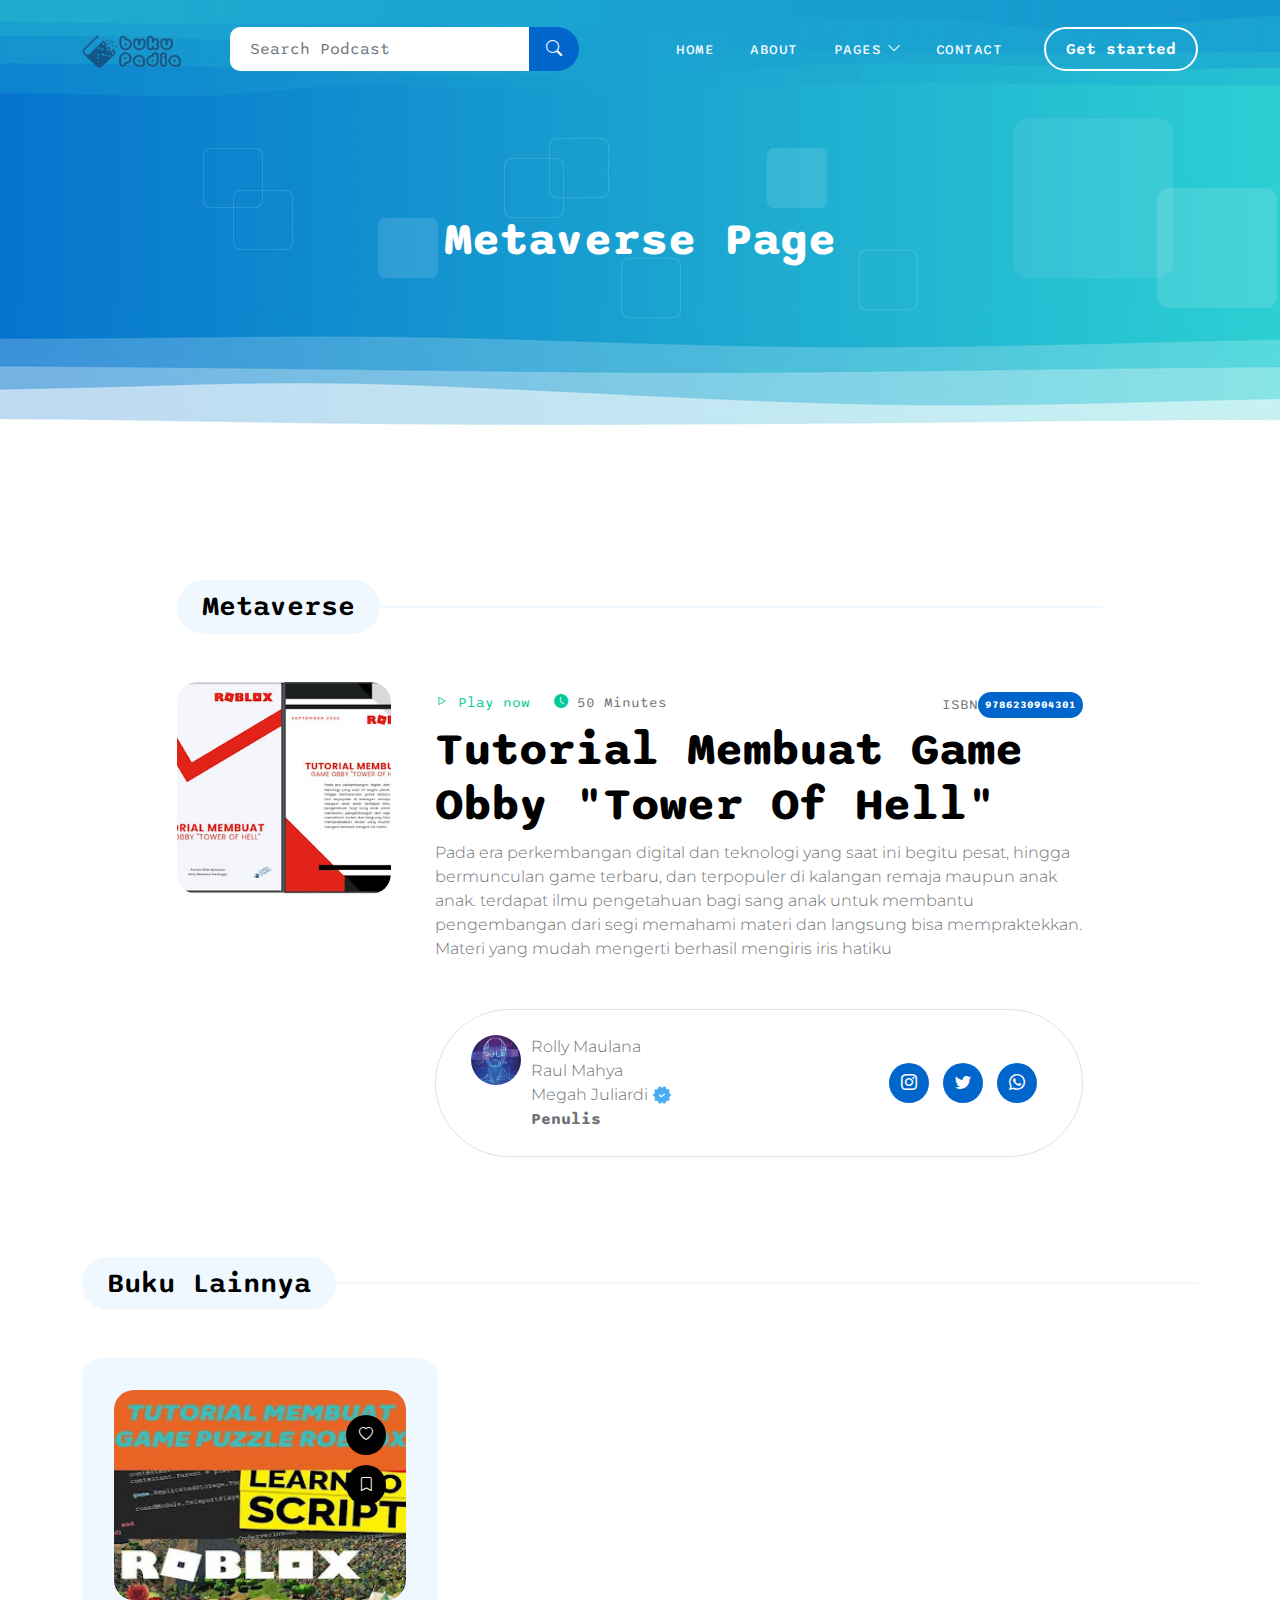
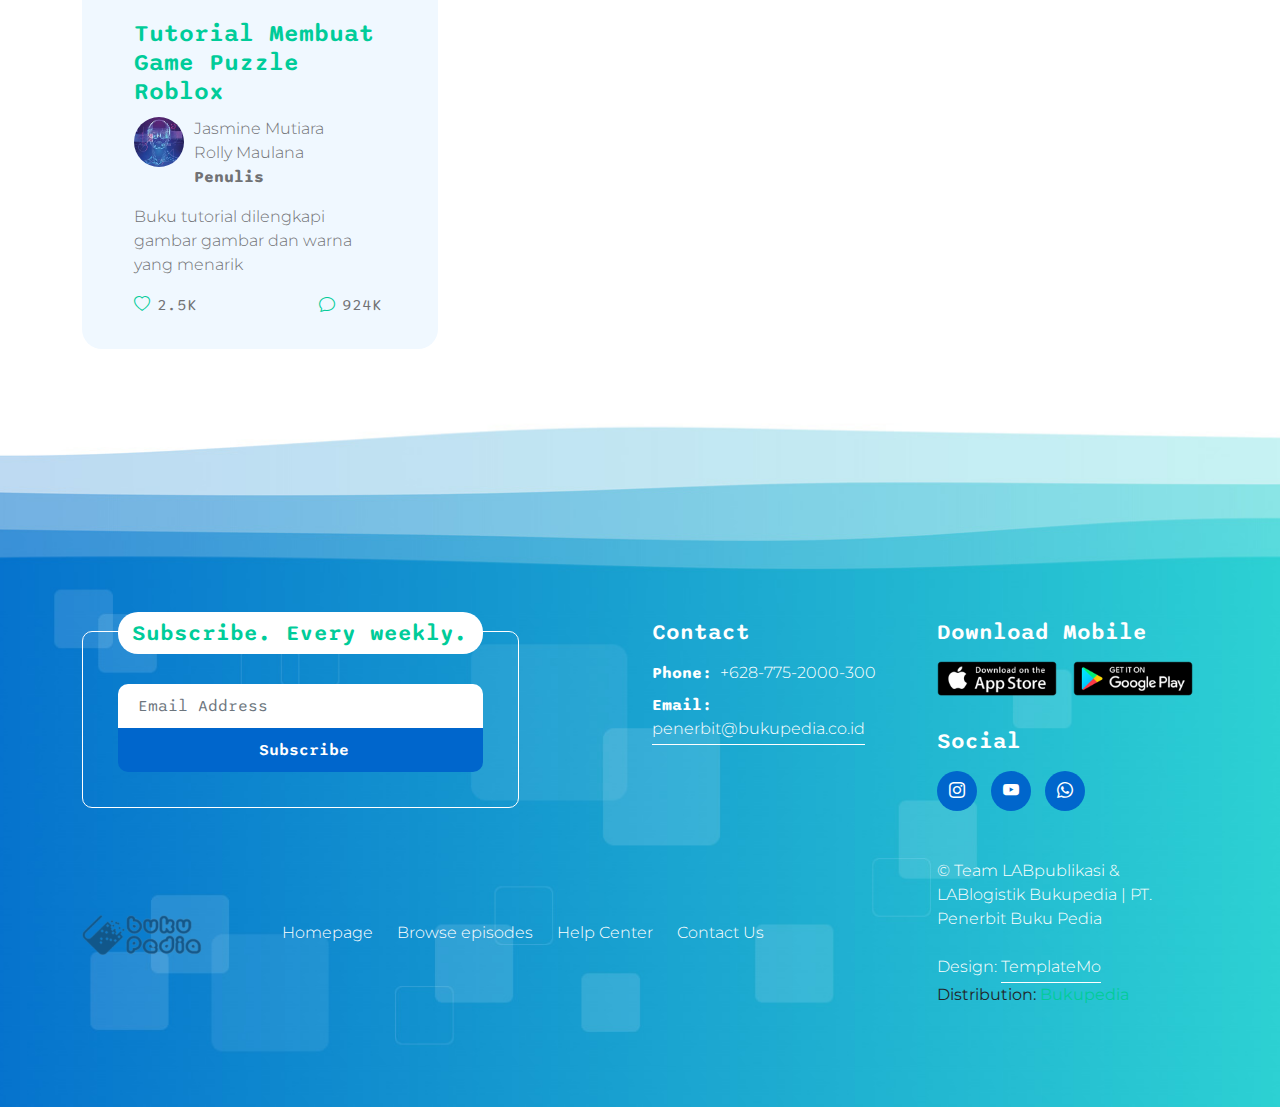
<file: metaverse.html>
<!doctype html>
<html lang="en">

<head>
    <meta charset="utf-8">
    <meta name="viewport" content="width=device-width, initial-scale=1">

    <meta name="description" content="">
    <meta name="author" content="">

    <title>Pod Talk Free CSS Template by TemplateMo</title>

    <!-- CSS FILES -->
    <link rel="preconnect" href="https://fonts.googleapis.com">

    <link rel="preconnect" href="https://fonts.gstatic.com" crossorigin>

    <link
        href="https://fonts.googleapis.com/css2?family=Montserrat:wght@300;400&family=Sono:wght@200;300;400;500;700&display=swap"
        rel="stylesheet">

    <link rel="stylesheet" href="css/bootstrap.min.css">

    <link rel="stylesheet" href="css/bootstrap-icons.css">

    <link rel="stylesheet" href="css/owl.carousel.min.css">

    <link rel="stylesheet" href="css/owl.theme.default.min.css">

    <link href="css/templatemo-pod-talk.css" rel="stylesheet">
    <!--

TemplateMo 584 Pod Talk

https://templatemo.com/tm-584-pod-talk

-->
</head>

<body>

    <main>

        <nav class="navbar navbar-expand-lg">
            <div class="container">
                <a class="navbar-brand me-lg-5 me-0" href="index.html">
                    <img src="images/profile/Picture1.png" class="logo-image img-fluid" alt="templatemo pod talk">
                </a>

                <form action="#" method="get" class="custom-form search-form flex-fill me-3" role="search">
                    <div class="input-group input-group-lg">
                        <input name="search" type="search" class="form-control" id="search" placeholder="Search Podcast"
                            aria-label="Search">

                        <button type="submit" class="form-control" id="submit">
                            <i class="bi-search"></i>
                        </button>
                    </div>
                </form>

                <button class="navbar-toggler" type="button" data-bs-toggle="collapse" data-bs-target="#navbarNav"
                    aria-controls="navbarNav" aria-expanded="false" aria-label="Toggle navigation">
                    <span class="navbar-toggler-icon"></span>
                </button>

                <div class="collapse navbar-collapse" id="navbarNav">
                    <ul class="navbar-nav ms-lg-auto">
                        <li class="nav-item">
                            <a class="nav-link" href="index.html">Home</a>
                        </li>

                        <li class="nav-item">
                            <a class="nav-link" href="about.html">About</a>
                        </li>

                        <li class="nav-item dropdown">
                            <a class="nav-link dropdown-toggle" href="#" id="navbarLightDropdownMenuLink" role="button"
                                data-bs-toggle="dropdown" aria-expanded="false">Pages</a>

                            <ul class="dropdown-menu dropdown-menu-light" aria-labelledby="navbarLightDropdownMenuLink">
                                <li><a class="dropdown-item" href="listing-page.html">Listing Page</a></li>

                                <li><a class="dropdown-item active" href="detail-page.html">Detail Page</a></li>
                            </ul>
                        </li>

                        <li class="nav-item">
                            <a class="nav-link" href="contact.html">Contact</a>
                        </li>
                    </ul>

                    <div class="ms-4">
                        <a href="#section_2" class="btn custom-btn custom-border-btn smoothscroll">Get started</a>
                    </div>
                </div>
            </div>
        </nav>


        <header class="site-header d-flex flex-column justify-content-center align-items-center">
            <div class="container">
                <div class="row">

                    <div class="col-lg-12 col-12 text-center">

                        <h2 class="mb-0">Metaverse Page</h2>
                    </div>

                </div>
            </div>
        </header>


        <section class="latest-podcast-section section-padding pb-0" id="section_2">
            <div class="container">
                <div class="row justify-content-center">

                    <div class="col-lg-10 col-12">
                        <div class="section-title-wrap mb-5">
                            <h4 class="section-title">Metaverse</h4>
                        </div>

                        <div class="row">
                            <div class="col-lg-3 col-12">
                                <div class="custom-block-icon-wrap">
                                    <div class="custom-block-image-wrap custom-block-image-detail-page">
                                        <img src="images/topics/game2.jpg"
                                            class="custom-block-image img-fluid" alt="">
                                    </div>
                                </div>
                            </div>

                            <div class="col-lg-9 col-12">
                                <div class="custom-block-info">
                                    <div class="custom-block-top d-flex mb-1">
                                        <small class="me-4">
                                            <a href="#">
                                                <i class="bi-play"></i>
                                                Play now
                                            </a>
                                        </small>

                                        <small>
                                            <i class="bi-clock-fill custom-icon"></i>
                                            50 Minutes
                                        </small>

                                        <small class="ms-auto">ISBN<span class="badge">9786230904301 </span></small>
                                    </div>

                                    <h2 class="mb-2">Tutorial Membuat Game Obby "Tower Of Hell"</h2>

                                    <p>Pada era perkembangan digital dan teknologi yang saat ini begitu pesat, hingga bermunculan game terbaru, dan terpopuler di kalangan remaja maupun anak anak. terdapat ilmu pengetahuan bagi sang anak untuk membantu pengembangan dari segi memahami materi dan langsung bisa mempraktekkan. Materi yang mudah mengerti berhasil mengiris iris hatiku</p>

                                    <div
                                        class="profile-block profile-detail-block d-flex flex-wrap align-items-center mt-5">
                                        <div class="d-flex mb-3 mb-lg-0 mb-md-0">
                                            <img src="images/topics/metaverse.jpg"
                                                class="profile-block-image img-fluid" alt="">

                                            <p>
                                                Rolly Maulana <br> Raul Mahya <br> Megah Juliardi
                                                <img src="images/verified.png" class="verified-image img-fluid" alt="">
                                                <strong>Penulis</strong>
                                            </p>
                                        </div>

                                        <ul class="social-icon ms-lg-auto ms-md-auto">
                                            <li class="social-icon-item">
                                                <a href="#" class="social-icon-link bi-instagram"></a>
                                            </li>

                                            <li class="social-icon-item">
                                                <a href="#" class="social-icon-link bi-twitter"></a>
                                            </li>

                                            <li class="social-icon-item">
                                                <a href="#" class="social-icon-link bi-whatsapp"></a>
                                            </li>
                                        </ul>
                                    </div>
                                </div>
                            </div>
                        </div>
                    </div>

                </div>
            </div>
        </section>


        <section class="related-podcast-section section-padding">
            <div class="container">
                <div class="row">

                    <div class="col-lg-12 col-12">
                        <div class="section-title-wrap mb-5">
                            <h4 class="section-title">Buku Lainnya</h4>
                        </div>
                    </div>

                    <div class="col-lg-4 col-12 mb-4 mb-lg-0">
                        <div class="custom-block custom-block-full">
                            <div class="custom-block-image-wrap">
                                <a href="https://katalog.bukupedia.co.id/2022/08/tutorial-membuat-game-puzzle-roblox.html">
                                    <img src="images/topics/game3.jpg" class="custom-block-image img-fluid"
                                        alt="">
                                </a>
                            </div>

                            <div class="custom-block-info">
                                <h5 class="mb-2">
                                    <a href="https://katalog.bukupedia.co.id/2022/08/tutorial-membuat-game-puzzle-roblox.html">
                                        Tutorial Membuat Game Puzzle Roblox
                                    </a>
                                </h5>

                                <div class="profile-block d-flex">
                                    <img src="images/topics/metaverse.jpg"
                                        class="profile-block-image img-fluid" alt="">

                                    <p>Jasmine Mutiara<br> Rolly Maulana
                                        <strong>Penulis</strong>
                                    </p>
                                </div>

                                <p class="mb-0"> Buku tutorial dilengkapi gambar gambar dan warna yang menarik</p>

                                <div class="custom-block-bottom d-flex justify-content-between mt-3">

                                    <a href="#" class="bi-heart me-1">
                                        <span>2.5k</span>
                                    </a>

                                    <a href="#" class="bi-chat me-1">
                                        <span>924k</span>
                                    </a>
                                </div>
                            </div>

                            <div class="social-share d-flex flex-column ms-auto">
                                <a href="#" class="badge ms-auto">
                                    <i class="bi-heart"></i>
                                </a>

                                <a href="#" class="badge ms-auto">
                                    <i class="bi-bookmark"></i>
                                </a>
                            </div>
                        </div>
                    </div>

        </section>
    </main>


    <footer class="site-footer">
        <div class="container">
            <div class="row">

                <div class="col-lg-6 col-12 mb-5 mb-lg-0">
                    <div class="subscribe-form-wrap">
                        <h6>Subscribe. Every weekly.</h6>

                        <form class="custom-form subscribe-form" action="#" method="get" role="form">
                            <input type="email" name="subscribe-email" id="subscribe-email" pattern="[^ @]*@[^ @]*"
                                class="form-control" placeholder="Email Address" required="">

                            <div class="col-lg-12 col-12">
                                <button type="submit" class="form-control" id="submit">Subscribe</button>
                            </div>
                        </form>
                    </div>
                </div>

                <div class="col-lg-3 col-md-6 col-12 mb-4 mb-md-0 mb-lg-0">
                    <h6 class="site-footer-title mb-3">Contact</h6>

                    <p class="mb-2"><strong class="d-inline me-2">Phone:</strong>+628-775-2000-300</p>

                    <p>
                        <strong class="d-inline me-2">Email:</strong>
                        <a href="#"> penerbit@bukupedia.co.id</a>
                    </p>
                </div>

                <div class="col-lg-3 col-md-6 col-12">
                    <h6 class="site-footer-title mb-3">Download Mobile</h6>

                    <div class="site-footer-thumb mb-4 pb-2">
                        <div class="d-flex flex-wrap">
                            <a href="#">
                                <img src="images/app-store.png" class="me-3 mb-2 mb-lg-0 img-fluid" alt="">
                            </a>

                            <a href="#">
                                <img src="images/play-store.png" class="img-fluid" alt="">
                            </a>
                        </div>
                    </div>

                    <h6 class="site-footer-title mb-3">Social</h6>

                    <ul class="social-icon">
                        <li class="social-icon-item">
                            <a href="https://www.instagram.com/penerbitbukupedia/" class="social-icon-link bi-instagram"></a>
                        </li>

                        <li class="social-icon-item">
                            <a href="https://www.youtube.com/penerbitbukupedia" class="social-icon-link bi-youtube"></a>
                        </li>

                        <li class="social-icon-item">
                            <a href="https://www.facebook.com/penerbitbukupedia" class="social-icon-link bi-whatsapp"></a>
                        </li>
                    </ul>
                </div>

            </div>
        </div>

        <div class="container pt-5">
            <div class="row align-items-center">

                <div class="col-lg-2 col-md-3 col-12">
                    <a class="navbar-brand" href="index.html">
                        <img src="images/profile/Picture1.png" class="logo-image img-fluid" alt="templatemo pod talk">
                    </a>
                </div>

                <div class="col-lg-7 col-md-9 col-12">
                    <ul class="site-footer-links">
                        <li class="site-footer-link-item">
                            <a href="#" class="site-footer-link">Homepage</a>
                        </li>

                        <li class="site-footer-link-item">
                            <a href="#" class="site-footer-link">Browse episodes</a>
                        </li>

                        <li class="site-footer-link-item">
                            <a href="#" class="site-footer-link">Help Center</a>
                        </li>

                        <li class="site-footer-link-item">
                            <a href="#" class="site-footer-link">Contact Us</a>
                        </li>
                    </ul>
                </div>

                <div class="col-lg-3 col-12">
                    <p class="copyright-text mb-0">© Team LABpublikasi & LABlogistik Bukupedia | PT. Penerbit Buku Pedia
                        <br><br>
                        Design: <a rel="nofollow" href="https://templatemo.com/page/1" target="_parent">TemplateMo</a>
                    </p> Distribution: <a rel="nofollow" href="https://themewagon.com" target="_blank">Bukupedia</a>
                </div>
            </div>
        </div>
    </footer>


    <!-- JAVASCRIPT FILES -->
    <script src="js/jquery.min.js"></script>
    <script src="js/bootstrap.bundle.min.js"></script>
    <script src="js/owl.carousel.min.js"></script>
    <script src="js/custom.js"></script>

</body>

</html>
</file>
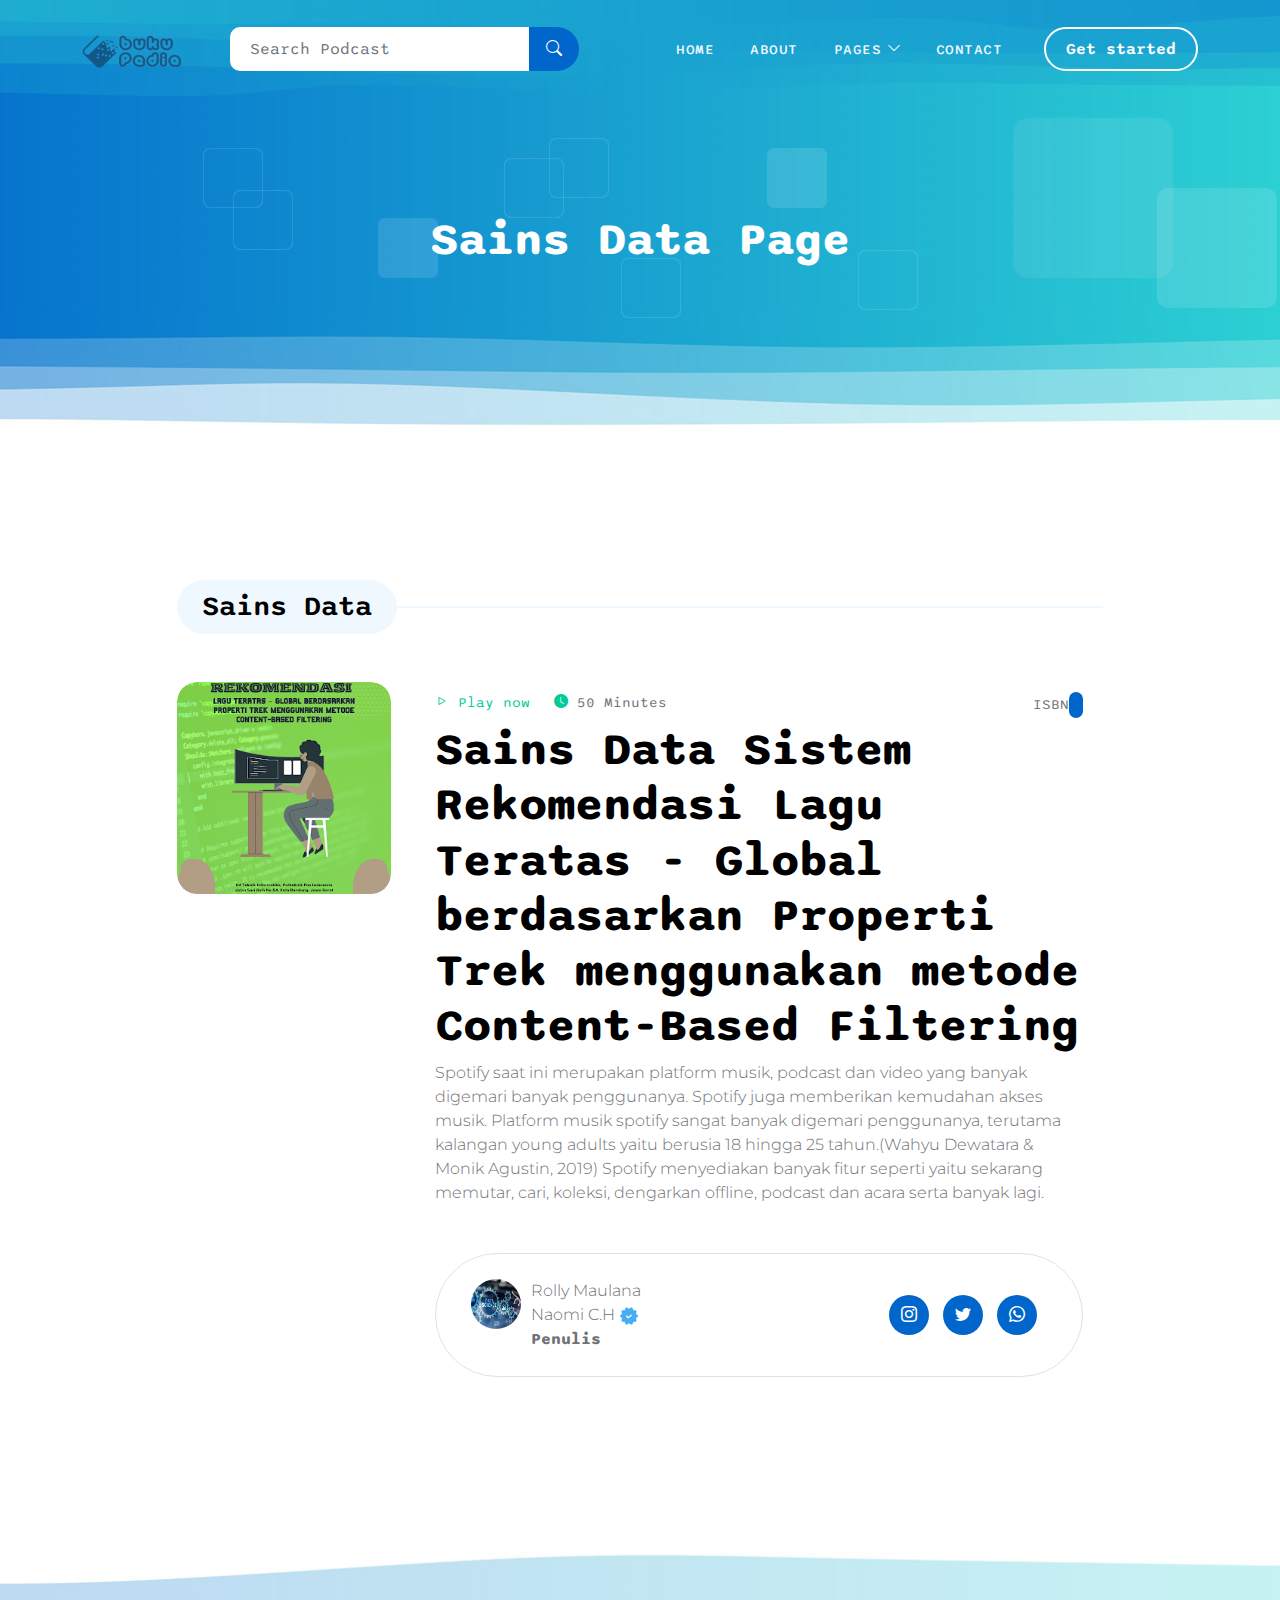
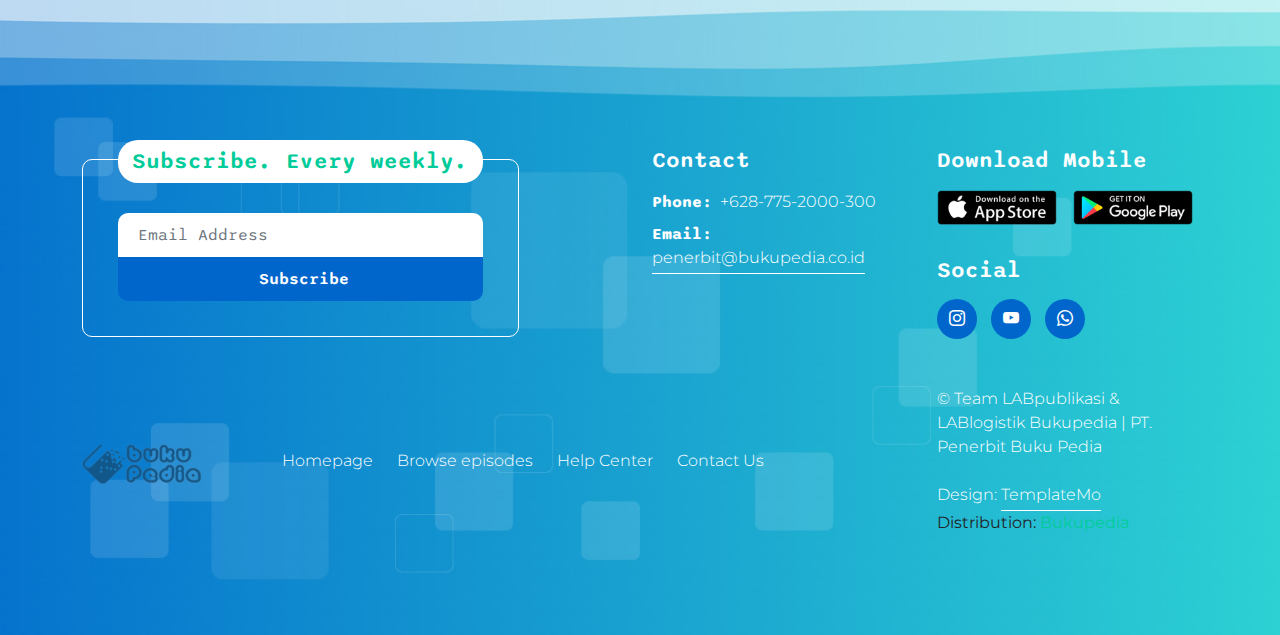
<file: sains.html>
<!doctype html>
<html lang="en">

<head>
    <meta charset="utf-8">
    <meta name="viewport" content="width=device-width, initial-scale=1">

    <meta name="description" content="">
    <meta name="author" content="">

    <title>Pod Talk Free CSS Template by TemplateMo</title>

    <!-- CSS FILES -->
    <link rel="preconnect" href="https://fonts.googleapis.com">

    <link rel="preconnect" href="https://fonts.gstatic.com" crossorigin>

    <link
        href="https://fonts.googleapis.com/css2?family=Montserrat:wght@300;400&family=Sono:wght@200;300;400;500;700&display=swap"
        rel="stylesheet">

    <link rel="stylesheet" href="css/bootstrap.min.css">

    <link rel="stylesheet" href="css/bootstrap-icons.css">

    <link rel="stylesheet" href="css/owl.carousel.min.css">

    <link rel="stylesheet" href="css/owl.theme.default.min.css">

    <link href="css/templatemo-pod-talk.css" rel="stylesheet">
    <!--

TemplateMo 584 Pod Talk

https://templatemo.com/tm-584-pod-talk

-->
</head>

<body>

    <main>

        <nav class="navbar navbar-expand-lg">
            <div class="container">
                <a class="navbar-brand me-lg-5 me-0" href="index.html">
                    <img src="images/profile/Picture1.png" class="logo-image img-fluid" alt="templatemo pod talk">
                </a>

                <form action="#" method="get" class="custom-form search-form flex-fill me-3" role="search">
                    <div class="input-group input-group-lg">
                        <input name="search" type="search" class="form-control" id="search" placeholder="Search Podcast"
                            aria-label="Search">

                        <button type="submit" class="form-control" id="submit">
                            <i class="bi-search"></i>
                        </button>
                    </div>
                </form>

                <button class="navbar-toggler" type="button" data-bs-toggle="collapse" data-bs-target="#navbarNav"
                    aria-controls="navbarNav" aria-expanded="false" aria-label="Toggle navigation">
                    <span class="navbar-toggler-icon"></span>
                </button>

                <div class="collapse navbar-collapse" id="navbarNav">
                    <ul class="navbar-nav ms-lg-auto">
                        <li class="nav-item">
                            <a class="nav-link" href="index.html">Home</a>
                        </li>

                        <li class="nav-item">
                            <a class="nav-link" href="about.html">About</a>
                        </li>

                        <li class="nav-item dropdown">
                            <a class="nav-link dropdown-toggle" href="#" id="navbarLightDropdownMenuLink" role="button"
                                data-bs-toggle="dropdown" aria-expanded="false">Pages</a>

                            <ul class="dropdown-menu dropdown-menu-light" aria-labelledby="navbarLightDropdownMenuLink">
                                <li><a class="dropdown-item" href="listing-page.html">Listing Page</a></li>

                                <li><a class="dropdown-item active" href="detail-page.html">Detail Page</a></li>
                            </ul>
                        </li>

                        <li class="nav-item">
                            <a class="nav-link" href="contact.html">Contact</a>
                        </li>
                    </ul>

                    <div class="ms-4">
                        <a href="#section_2" class="btn custom-btn custom-border-btn smoothscroll">Get started</a>
                    </div>
                </div>
            </div>
        </nav>


        <header class="site-header d-flex flex-column justify-content-center align-items-center">
            <div class="container">
                <div class="row">

                    <div class="col-lg-12 col-12 text-center">

                        <h2 class="mb-0">Sains Data Page</h2>
                    </div>

                </div>
            </div>
        </header>


        <section class="latest-podcast-section section-padding pb-0" id="section_2">
            <div class="container">
                <div class="row justify-content-center">

                    <div class="col-lg-10 col-12">
                        <div class="section-title-wrap mb-5">
                            <h4 class="section-title">Sains Data</h4>
                        </div>

                        <div class="row">
                            <div class="col-lg-3 col-12">
                                <div class="custom-block-icon-wrap">
                                    <div class="custom-block-image-wrap custom-block-image-detail-page">
                                        <img src="images/topics/sains1.png"
                                            class="custom-block-image img-fluid" alt="">
                                    </div>
                                </div>
                            </div>

                            <div class="col-lg-9 col-12">
                                <div class="custom-block-info">
                                    <div class="custom-block-top d-flex mb-1">
                                        <small class="me-4">
                                            <a href="#">
                                                <i class="bi-play"></i>
                                                Play now
                                            </a>
                                        </small>

                                        <small>
                                            <i class="bi-clock-fill custom-icon"></i>
                                            50 Minutes
                                        </small>

                                        <small class="ms-auto">ISBN<span class="badge"></span></small>
                                    </div>

                                    <h2 class="mb-2">Sains Data
                                        Sistem Rekomendasi Lagu Teratas - Global berdasarkan Properti Trek menggunakan metode Content-Based Filtering</h2>

                                    <p>Spotify saat ini merupakan platform musik, podcast dan video yang banyak digemari banyak penggunanya. Spotify juga memberikan kemudahan akses musik. Platform musik spotify sangat banyak digemari penggunanya, terutama kalangan young adults yaitu berusia 18 hingga 25 tahun.(Wahyu Dewatara & Monik Agustin, 2019) Spotify menyediakan banyak fitur seperti yaitu sekarang memutar, cari, koleksi, dengarkan offline, podcast dan acara serta banyak lagi.</p>

                                    <div
                                        class="profile-block profile-detail-block d-flex flex-wrap align-items-center mt-5">
                                        <div class="d-flex mb-3 mb-lg-0 mb-md-0">
                                            <img src="images/topics/sains data.jpg"
                                                class="profile-block-image img-fluid" alt="">

                                            <p>
                                                Rolly Maulana <br> Naomi C.H 
                                                <img src="images/verified.png" class="verified-image img-fluid" alt="">
                                                <strong>Penulis</strong>
                                            </p>
                                        </div>

                                        <ul class="social-icon ms-lg-auto ms-md-auto">
                                            <li class="social-icon-item">
                                                <a href="#" class="social-icon-link bi-instagram"></a>
                                            </li>

                                            <li class="social-icon-item">
                                                <a href="#" class="social-icon-link bi-twitter"></a>
                                            </li>

                                            <li class="social-icon-item">
                                                <a href="#" class="social-icon-link bi-whatsapp"></a>
                                            </li>
                                        </ul>
                                    </div>
                                </div>
                            </div>
                        </div>
                    </div>

                </div>
            </div>
        </section>


        <section class="related-podcast-section section-padding">
            <div class="container">
                <div class="row">

                   
                        </div>
                    </div>

        </section>
    </main>


    <footer class="site-footer">
        <div class="container">
            <div class="row">

                <div class="col-lg-6 col-12 mb-5 mb-lg-0">
                    <div class="subscribe-form-wrap">
                        <h6>Subscribe. Every weekly.</h6>

                        <form class="custom-form subscribe-form" action="#" method="get" role="form">
                            <input type="email" name="subscribe-email" id="subscribe-email" pattern="[^ @]*@[^ @]*"
                                class="form-control" placeholder="Email Address" required="">

                            <div class="col-lg-12 col-12">
                                <button type="submit" class="form-control" id="submit">Subscribe</button>
                            </div>
                        </form>
                    </div>
                </div>

                <div class="col-lg-3 col-md-6 col-12 mb-4 mb-md-0 mb-lg-0">
                    <h6 class="site-footer-title mb-3">Contact</h6>

                    <p class="mb-2"><strong class="d-inline me-2">Phone:</strong>+628-775-2000-300</p>

                    <p>
                        <strong class="d-inline me-2">Email:</strong>
                        <a href="#"> penerbit@bukupedia.co.id</a>
                    </p>
                </div>

                <div class="col-lg-3 col-md-6 col-12">
                    <h6 class="site-footer-title mb-3">Download Mobile</h6>

                    <div class="site-footer-thumb mb-4 pb-2">
                        <div class="d-flex flex-wrap">
                            <a href="#">
                                <img src="images/app-store.png" class="me-3 mb-2 mb-lg-0 img-fluid" alt="">
                            </a>

                            <a href="#">
                                <img src="images/play-store.png" class="img-fluid" alt="">
                            </a>
                        </div>
                    </div>

                    <h6 class="site-footer-title mb-3">Social</h6>

                    <ul class="social-icon">
                        <li class="social-icon-item">
                            <a href="https://www.instagram.com/penerbitbukupedia/" class="social-icon-link bi-instagram"></a>
                        </li>

                        <li class="social-icon-item">
                            <a href="https://www.youtube.com/penerbitbukupedia" class="social-icon-link bi-youtube"></a>
                        </li>

                        <li class="social-icon-item">
                            <a href="https://www.facebook.com/penerbitbukupedia" class="social-icon-link bi-whatsapp"></a>
                        </li>
                    </ul>
                </div>

            </div>
        </div>

        <div class="container pt-5">
            <div class="row align-items-center">

                <div class="col-lg-2 col-md-3 col-12">
                    <a class="navbar-brand" href="index.html">
                        <img src="images/profile/Picture1.png" class="logo-image img-fluid" alt="templatemo pod talk">
                    </a>
                </div>

                <div class="col-lg-7 col-md-9 col-12">
                    <ul class="site-footer-links">
                        <li class="site-footer-link-item">
                            <a href="#" class="site-footer-link">Homepage</a>
                        </li>

                        <li class="site-footer-link-item">
                            <a href="#" class="site-footer-link">Browse episodes</a>
                        </li>

                        <li class="site-footer-link-item">
                            <a href="#" class="site-footer-link">Help Center</a>
                        </li>

                        <li class="site-footer-link-item">
                            <a href="#" class="site-footer-link">Contact Us</a>
                        </li>
                    </ul>
                </div>

                <div class="col-lg-3 col-12">
                    <p class="copyright-text mb-0">© Team LABpublikasi & LABlogistik Bukupedia | PT. Penerbit Buku Pedia
                        <br><br>
                        Design: <a rel="nofollow" href="https://templatemo.com/page/1" target="_parent">TemplateMo</a>
                    </p> Distribution: <a rel="nofollow" href="https://themewagon.com" target="_blank">Bukupedia</a>
                </div>
            </div>
        </div>
    </footer>


    <!-- JAVASCRIPT FILES -->
    <script src="js/jquery.min.js"></script>
    <script src="js/bootstrap.bundle.min.js"></script>
    <script src="js/owl.carousel.min.js"></script>
    <script src="js/custom.js"></script>

</body>

</html>
</file>
<file: css/templatemo-pod-talk.css>
/*

TemplateMo 584 Pod Talk

https://templatemo.com/tm-584-pod-talk

*/



/*---------------------------------------
  CUSTOM PROPERTIES ( VARIABLES )             
-----------------------------------------*/
:root {
  --white-color:                  #ffffff;
  --primary-color:                #00CC99;
  --secondary-color:              #0066CC;
  --section-bg-color:             #f0f8ff;
  --custom-btn-bg-color:          #0066CC;
  --custom-btn-bg-hover-color:    #00CC99;
  --dark-color:                   #000000;
  --p-color:                      #717275;
  --border-color:                 #7fffd4;
  --link-hover-color:             #0066CC;

  --body-font-family:             'Montserrat', sans-serif;
  --title-font-family:            'Sono', sans-serif;

  --h1-font-size:                 58px;
  --h2-font-size:                 46px;
  --h3-font-size:                 32px;
  --h4-font-size:                 28px;
  --h5-font-size:                 24px;
  --h6-font-size:                 22px;
  --p-font-size:                  16px;
  --menu-font-size:               14px;

  --border-radius-large:          100px;
  --border-radius-medium:         20px;
  --border-radius-small:          10px;

  --font-weight-light:            300;
  --font-weight-normal:           400;
  --font-weight-medium:           500;
  --font-weight-semibold:         600;
  --font-weight-bold:             700;
}

body {
  background-color: var(--white-color);
  font-family: var(--body-font-family); 
}


/*---------------------------------------
  TYPOGRAPHY               
-----------------------------------------*/

h2,
h3,
h4,
h5,
h6 {
  color: var(--dark-color);
}

h1,
h2,
h3,
h4,
h5,
h6 {
  font-family: var(--title-font-family); 
  font-weight: var(--font-weight-semibold);
}

h1 {
  font-size: var(--h1-font-size);
  font-weight: var(--font-weight-bold);
}

h2 {
  font-size: var(--h2-font-size);
  font-weight: var(--font-weight-bold);
}

h3 {
  font-size: var(--h3-font-size);
}

h4 {
  font-size: var(--h4-font-size);
}

h5 {
  font-size: var(--h5-font-size);
}

h6 {
  font-size: var(--h6-font-size);
}

p {
  color: var(--p-color);
  font-size: var(--p-font-size);
  font-weight: var(--font-weight-light);
}

ul li {
  color: var(--p-color);
  font-size: var(--p-font-size);
  font-weight: var(--font-weight-light);
}

a, 
button {
  touch-action: manipulation;
  transition: all 0.3s;
}

a {
  display: inline-block;
  color: var(--primary-color);
  text-decoration: none;
}

a:hover {
  color: var(--link-hover-color);
}

b,
strong {
  font-weight: var(--font-weight-bold);
}

::selection {
  background-color: var(--primary-color);
  color: var(--white-color);
}


/*---------------------------------------
  SECTION               
-----------------------------------------*/
.section-title-wrap {
  position: relative;
}

.section-title-wrap::after {
  content: "";
  background: var(--section-bg-color);
  width: 100%;
  height: 2px;
  position: absolute;
  top: 50%;
  left: 50%;
  transform: translate(-50%, -50%);
  pointer-events: none;
}

.section-title {
  background: var(--section-bg-color);
  border-radius: var(--border-radius-large);
  display: inline-block;
  position: relative;
  z-index: 2;
  margin-bottom: 0;
  padding: 10px 25px;
}

.section-padding {
  padding-top: 100px;
  padding-bottom: 100px;
}

main {
  position: relative;
  z-index: 1;
}

.section-bg {
  background-color: var(--section-bg-color);
}

.section-overlay {
  background-color: var(--primary-color);
  position: absolute;
  top: 0;
  left: 0;
  pointer-events: none;
  width: 100%;
  height: 100%;
  opacity: 0.85;
}

.section-overlay + .container {
  position: relative;
}


/*---------------------------------------
  CUSTOM ICON COLOR               
-----------------------------------------*/
.custom-icon {
  color: var(--primary-color);
}


/*---------------------------------------
  CUSTOM BUTTON               
-----------------------------------------*/
.custom-btn {
  background: var(--custom-btn-bg-color);
  border: 2px solid transparent;
  border-radius: var(--border-radius-large);
  color: var(--white-color);
  font-family: var(--title-font-family);
  font-size: var(--p-font-size);
  font-weight: var(--font-weight-semibold);
  line-height: normal;
  transition: all 0.3s;
  padding: 10px 20px;
}

.custom-btn:hover {
  background: var(--custom-btn-bg-hover-color);
  color: var(--white-color);
}

.custom-border-btn {
  background: transparent;
  border: 2px solid var(--custom-btn-bg-color);
  color: var(--custom-btn-bg-color);
}

.custom-border-btn:hover {
  background: var(--custom-btn-bg-color);
  border-color: transparent;
  color: var(--primary-color);
}

.custom-btn-bg-white {
  border-color: var(--white-color);
  color: var(--white-color);
}


/*---------------------------------------
  SITE HEADER              
-----------------------------------------*/
.site-header {
  background-image: url('../images/templatemo-wave-header.jpg'), linear-gradient(#348CD2, #FFFFFF);;
  background-repeat: no-repeat;
  background-size: cover;
  background-position: center;
  min-height: 480px;
  position: relative;
}

.site-header h2 {
  color: var(--white-color);
}


/*---------------------------------------
  NAVIGATION              
-----------------------------------------*/
.navbar {
  background-color: transparent;
  position: absolute;
  top: 0;
  right: 0;
  left: 0;
  z-index: 9;
  padding-top: 20px;
  padding-bottom: 20px;
}

.navbar .navbar-brand,
.navbar .navbar-brand:hover {
  color: var(--white-color);
}

.navbar .logo-image {
  width: 100px;
}

.logo-image {
  width: 120px;
  height: auto;
}

.navbar-brand,
.navbar-brand:hover {
  font-size: var(--h3-font-size);
  font-weight: var(--font-weight-bold);
  display: inline-block;
}

.navbar-brand span {
  font-family: var(--title-font-family);
}

.navbar-nav .nav-link {
  display: inline-block;
  color: var(--section-bg-color);
  font-family: var(--title-font-family); 
  font-size: var(--menu-font-size);
  font-weight: var(--font-weight-medium);
  text-transform: uppercase;
  letter-spacing: 0.5px;
  position: relative;
  padding-top: 15px;
  padding-bottom: 15px;
}

.navbar-expand-lg .navbar-nav .nav-link {
  padding-right: 18px;
  padding-left: 18px;
}

.navbar-nav .nav-link.active, 
.navbar-nav .nav-link:hover {
  color: var(--secondary-color);
}

.navbar .dropdown-menu {
  background: var(--white-color);
  box-shadow: 0 1rem 3rem rgba(0,0,0,.175);
  border: 0;
  display: inherit;
  opacity: 0;
  min-width: 9rem;
  margin-top: 20px;
  padding: 13px 0 10px 0;
  transition: all 0.3s;
  pointer-events: none;
}

.navbar .dropdown-menu::before {
  content: "";
  width: 0;
  height: 0;
  border-left: 20px solid transparent;
  border-right: 20px solid transparent;
  border-bottom: 15px solid var(--white-color);
  position: absolute;
  top: -10px;
  left: 10px;
}

.navbar .dropdown-item {
  display: inline-block;
  color: var(--p-bg-color);
  font-family: var(--title-font-family); 
  font-size: var(--menu-font-size);
  font-weight: var(--font-weight-medium);
  text-transform: uppercase;
  letter-spacing: 0.5px;
  position: relative;
}

.navbar .dropdown-item.active, 
.navbar .dropdown-item:active,
.navbar .dropdown-item:focus, 
.navbar .dropdown-item:hover {
  background: transparent;
  color: var(--secondary-color);
}

.navbar .dropdown-toggle::after {
  content: "\f282";
  display: inline-block;
  font-family: bootstrap-icons !important;
  font-size: var(--menu-font-size);
  font-style: normal;
  font-weight: normal !important;
  font-variant: normal;
  text-transform: none;
  line-height: 1;
  vertical-align: -.125em;
  -webkit-font-smoothing: antialiased;
  -moz-osx-font-smoothing: grayscale;
  position: relative;
  left: 2px;
  border: 0;
}

@media screen and (min-width: 992px) {
  .navbar .dropdown:hover .dropdown-menu {
    opacity: 1;
    margin-top: 0;
    pointer-events: auto;
  }
}

.navbar .custom-border-btn {
  border-color: var(--white-color);
  color: var(--white-color);
}

.navbar .custom-border-btn:hover {
  background: var(--white-color);
  color: var(--secondary-color);
}

.navbar-toggler {
  border: 0;
  padding: 0;
  cursor: pointer;
  margin: 0;
  width: 30px;
  height: 35px;
  outline: none;
}

.navbar-toggler:focus {
  outline: none;
  box-shadow: none;
}

.navbar-toggler[aria-expanded="true"] .navbar-toggler-icon {
  background: transparent;
}

.navbar-toggler[aria-expanded="true"] .navbar-toggler-icon:before,
.navbar-toggler[aria-expanded="true"] .navbar-toggler-icon:after {
  transition: top 300ms 50ms ease, -webkit-transform 300ms 350ms ease;
  transition: top 300ms 50ms ease, transform 300ms 350ms ease;
  transition: top 300ms 50ms ease, transform 300ms 350ms ease, -webkit-transform 300ms 350ms ease;
  top: 0;
}

.navbar-toggler[aria-expanded="true"] .navbar-toggler-icon:before {
  transform: rotate(45deg);
}

.navbar-toggler[aria-expanded="true"] .navbar-toggler-icon:after {
  transform: rotate(-45deg);
}

.navbar-toggler .navbar-toggler-icon {
  background: var(--white-color);
  transition: background 10ms 300ms ease;
  display: block;
  width: 30px;
  height: 2px;
  position: relative;
}

.navbar-toggler .navbar-toggler-icon:before,
.navbar-toggler .navbar-toggler-icon:after {
  transition: top 300ms 350ms ease, -webkit-transform 300ms 50ms ease;
  transition: top 300ms 350ms ease, transform 300ms 50ms ease;
  transition: top 300ms 350ms ease, transform 300ms 50ms ease, -webkit-transform 300ms 50ms ease;
  position: absolute;
  right: 0;
  left: 0;
  background: var(--white-color);
  width: 30px;
  height: 2px;
  content: '';
}

.navbar-toggler .navbar-toggler-icon::before {
  top: -8px;
}

.navbar-toggler .navbar-toggler-icon::after {
  top: 8px;
}


/*---------------------------------------
  CAROUSEL        
-----------------------------------------*/
.hero-section {
  background-image: url('../images/templatemo-wave-banner.jpg'), linear-gradient(#348CD2, #FFFFFF);
  background-repeat: no-repeat;
  background-size: 108% 76%;
  background-position: top;
  padding-top: 200px;
}

.owl-carousel {
  text-align: center;
}

.owl-carousel-image {
  display: block;
}

.owl-carousel .owl-item .owl-carousel-verified-image {
  display: inline-block;
  width: 30px;
  height: auto;
  position: relative;
  right: 5px;
}

.verified-image {
  display: inline-block;
  width: 20px;
  height: auto;
}

.owl-carousel .owl-item {
  opacity: 0.35;
}

.owl-carousel .owl-item.active.center {
  opacity: 1;
}

.owl-carousel-info-wrap {
  border-radius: var(--border-radius-medium);
  position: relative;
  overflow: hidden;
  text-align: left;
}

.owl-carousel-info {
  background-color: var(--section-bg-color);
  box-shadow: 0 1rem 3rem rgba(0,0,0,.175);
  position: absolute;
  bottom: 0;
  right: 0;
  left: 0;
  padding: 30px;
}

.badge {
  background-color: var(--custom-btn-bg-color);
  font-family: var(--title-font-family);
  border-radius: var(--border-radius-large);
  color: var(--white-color);
  padding-bottom: 5px;
}

.owl-carousel-info-wrap .social-share,
.team-thumb .social-share {
  position: absolute;
  right: 0;
  bottom: 0;
}

.owl-carousel-info-wrap .social-icon,
.team-thumb .social-icon {
  opacity: 0;
  transition: all 0.3s ease;
  transform: translateX(0);
  padding-right: 20px;
  padding-left: 20px;
}

.owl-carousel .owl-item.active.center .owl-carousel-info-wrap:hover .social-icon,
.team-thumb:hover .social-icon {
  transform: translateY(-100%);
  opacity: 1;
}

.owl-carousel-info-wrap .social-icon-item,
.owl-carousel-info-wrap .social-icon-link,
.team-thumb .social-icon-item,
.team-thumb .social-icon-link {
  display: block;
  margin-bottom: 10px;
  margin-left: auto;
}

.owl-carousel-info-wrap .social-icon-link {
  margin-top: 5px;
  margin-bottom: 5px;
}

.owl-carousel .owl-dots {
  background-color: var(--white-color);
  box-shadow: 0 1rem 3rem rgba(0,0,0,.175);
  border-radius: var(--border-radius-large);
  display: inline-block;
  margin: auto;
  margin-top: 40px;
  padding: 15px 25px;
  padding-bottom: 7px;
}

.owl-theme .owl-nav.disabled+.owl-dots {
  margin-top: 40px;
}

.owl-theme .owl-dots .owl-dot.active span, 
.owl-theme .owl-dots .owl-dot:hover span {
  background: var(--secondary-color);
}


/*---------------------------------------
  CUSTOM BLOCK              
-----------------------------------------*/
.custom-block {
  border: 2px solid var(--primary-color);
  border-radius: var(--border-radius-medium);
  position: relative;
  overflow: hidden;
  padding: 30px;
  transition: all 0.3s ease;
}

.custom-block:hover {
  background: var(--white-color);
  box-shadow: 0 1rem 3rem rgba(0,0,0,.175);
  border-color: transparent;
  transform: translateY(-3px);
}

.custom-block-info {
  display: block;
  padding: 10px 20px;
  padding-bottom: 0;
}

.custom-block-image-wrap {
  position: relative;
  display: block;
  height: 100%;
}

.custom-block-image-wrap > a {
  display: block;
}

.custom-block-image {
  border-radius: var(--border-radius-medium);
  display: block;
  width: 112px;
  height: 112px;
  object-fit: cover;
}

.custom-block-image-detail-page .custom-block-image {
  width: 100%;
  height: 212px;
}

.custom-block .custom-block-icon {
  position: absolute;
  top: 50%;
  left: 50%;
  transform: translate(-50%, -50%);
}

.custom-block-icon-wrap {
  border-radius: var(--border-radius-medium);
  position: relative;
  overflow: hidden;
}

.custom-block-icon-wrap .section-overlay {
  opacity: 0.25;
}

.custom-block-btn-group {
  position: absolute;
  bottom: 0;
  right: 0;
  left: 0;
  margin: 20px;
}

.custom-block-btn-group .custom-block-icon {
  position: relative;
  top: 0;
  left: 0;
  transform: none;
}

.custom-block-icon {
  background: var(--primary-color);
  border-radius: var(--border-radius-medium);
  font-size: var(--p-font-size);
  color: var(--white-color);
  text-align: center;
  width: 32.5px;
  height: 32.5px;
  line-height: 32.5px;
  transition: all 0.3s;
}

.custom-block-icon:hover {
  background: var(--secondary-color);
  color: var(--white-color);
}

.custom-block .custom-btn {
  font-size: var(--menu-font-size);
  padding: 7px 15px;
}

.custom-block .custom-block-info + div .badge {
  background-color: var(--dark-color);
  color: var(--white-color);
  border-radius: 50px !important;
  font-size: var(--menu-font-size);
  display: flex;
  justify-content: center;
  text-align: center;
  width: 40px;
  height: 40px;
  line-height: 30px;
  margin-top: 5px;
  margin-bottom: 5px;
}

.custom-block .custom-block-info + div .badge:hover {
  background-color: var(--secondary-color);
}

.custom-block-full {
  background-color: var(--section-bg-color);
  border-color: transparent;
}

.custom-block-full:hover {
  border-color: var(--primary-color);
}

.custom-block-full .custom-block-info {
  padding: 20px;
  padding-bottom: 0;
}

.custom-block-full .custom-block-image {
  width: 100%;
  height: 210px;
}

.custom-block-full .social-share {
  position: absolute;
  top: 0;
  right: 0;
  margin: 50px;
}

.custom-block-top small {
  color: var(--p-color);
  font-family: var(--title-font-family);
}

.custom-block-top .badge {
  background-color: var(--secondary-color);
  color: var(--white-color);
  display: inline-block;
  vertical-align: middle;
  height: 26.64px;
  line-height: 20px;
}

.custom-block-bottom a:hover span {
  color: var(--primary-color);
}

.custom-block-bottom a span {
  font-family: var(--title-font-family);
  color: var(--p-color);
  text-transform: uppercase;
  margin-left: 3px;
}

.custom-block-overlay {
  border-color: transparent;
  padding: 0;
}

.custom-block-overlay .custom-block-image {
  margin: auto;
  width: 100%;
  height: 210px;
  transition: all 0.3s;
}

.custom-block-overlay:hover .custom-block-image {
  padding: 15px;
  padding-bottom: 0;
}

.custom-block-overlay-info {
  padding: 15px 20px 20px 20px;
}


/*---------------------------------------
  PROIFLE BLOCK               
-----------------------------------------*/
.profile-block {
  margin-top: 10px;
}

.profile-block-image {
  border-radius: var(--border-radius-large);
  width: 50px;
  height: 50px;
  object-fit: cover;
  margin-right: 10px;
}

.profile-block p strong {
  display: block;
  font-family: var(--title-font-family);
}

.profile-detail-block {
  border: 1px solid #dee2e6;
  border-radius: var(--border-radius-large);
  padding: 25px 35px;
}

.profile-detail-block p {
  margin-bottom: 0;
}


/*---------------------------------------
  ABOUT & TEAM SECTION               
-----------------------------------------*/
.about-image {
  border-radius: var(--border-radius-medium);
  display: block;
}

.team-thumb {
  border-radius: var(--border-radius-medium);
  position: relative;
  overflow: hidden;
}

.team-info {
  background-color: var(--white-color);
  position: absolute;
  bottom: 0;
  right: 0;
  left: 0;
  padding: 30px;
}


/*---------------------------------------
  PAGINATION               
-----------------------------------------*/
.pagination {
  border: 1px solid #dee2e6;
  border-radius: var(--border-radius-large);
  padding: 20px;
}

.page-link {
  border: 0;
  border-radius: var(--border-radius-small);
  color: var(--p-color);
  font-family: var(--title-font-family);
  margin: 0 5px;
  padding: 10px 20px;
}

.page-link:hover,
.page-item:first-child .page-link:hover,
.page-item:last-child .page-link:hover {
  background-color: var(--secondary-color);
  color: var(--white-color);
}

.page-item:first-child .page-link {
  margin-right: 10px;
}

.active>.page-link, .page-link.active {
  background-color: var(--secondary-color);
  border-color: var(--secondary-color);
}


/*---------------------------------------
  CONTACT               
-----------------------------------------*/
.contact-info p strong {
  font-family: var(--title-font-family);
  min-width: 90px;
}

.contact-info p a {
  color: var(--p-color);
  border-bottom: 1px solid;
  padding-bottom: 3px;
}

.contact-info p a:hover {
  color: var(--secondary-color);
}

.google-map {
  border-radius: var(--border-radius-medium);
}

.contact-form .form-floating>textarea {
  border-radius: var(--border-radius-medium);
  height: 150px;
}


/*---------------------------------------
  SUBSCRIBE FORM               
-----------------------------------------*/
.subscribe-form-wrap {
  border: 1px solid var(--white-color);
  border-radius: var(--border-radius-small);
  width: 80%;
  position: relative;
  top: 12px;
  padding: 35px;
}

.subscribe-form-wrap h6 {
  background: var(--white-color);
  border-radius: var(--border-radius-medium);
  color: var(--primary-color);
  text-align: center;
  position: relative;
  bottom: 55px;
  margin-bottom: -25px;
  padding: 8px;
}

.subscribe-form #subscribe-email {
  border: 0;
  border-radius: 10px 10px 0 0;
  margin-bottom: 0;
}

.subscribe-form #submit {
  border-radius: 0 0 10px 10px;
}


/*---------------------------------------
  CUSTOM FORM               
-----------------------------------------*/
.custom-form .form-control {
  border-radius: var(--border-radius-small);
  color: var(--p-color);
  font-family: var(--title-font-family);
  font-size: var(--p-font-size);
  margin-bottom: 24px;
  padding-top: 10px;
  padding-bottom: 10px;
  padding-left: 20px;
  outline: none;
}

.form-floating>label {
  padding-left: 20px;
}

.custom-form button[type="submit"] {
  background: var(--custom-btn-bg-color);
  border: none;
  border-radius: var(--border-radius-large);
  color: var(--white-color);
  font-family: var(--title-font-family);
  font-size: var(--p-font-size);
  font-weight: var(--font-weight-semibold);
  transition: all 0.3s;
  margin-bottom: 0;
}

.custom-form button[type="submit"]:hover,
.custom-form button[type="submit"]:focus {
  background: var(--custom-btn-bg-hover-color);
  border-color: transparent;
}


/*---------------------------------------
  SEARCH FORM               
-----------------------------------------*/
.search-form .form-control {
  border: 0;
  margin-bottom: 0;
}

.search-form button[type="submit"] {
  background: var(--secondary-color);
  border-color: var(--secondary-color);
  max-width: 50px;
  height: 100%;
  padding-left: 15px;
}

.search-form button[type="submit"]:hover {
  background: var(--primary-color);
}


/*---------------------------------------
  SITE FOOTER              
-----------------------------------------*/
.site-footer {
  background-image: url('../images/templatemo-wave-footer.jpg'), linear-gradient(#FFFFFF, #348CD2);
  background-repeat: no-repeat;
  background-size: cover;
  background-position: center;
  margin-top: -80px;
  padding-top: 100px;
  padding-bottom: 150px;
}

.site-footer > .container {
  position: relative;
  top: 50px;
  padding-top: 100px;
}

.site-footer-title,
.site-footer p {
  color: var(--white-color);
}

.site-footer p strong {
  font-family: var(--title-font-family);
}

.site-footer p a {
  color: var(--white-color);
  border-bottom: 1px solid;
  padding-bottom: 3px;
}

.site-footer p a:hover {
  color: var(--secondary-color);
}

.site-footer-thumb a img {
  display: block;
  width: 120px;
  min-width: 120px;
  height: auto;
}

.site-footer-links {
  margin-bottom: 0;
  padding-left: 0;
}

.site-footer-link-item {
  display: inline-block;
  list-style: none;
  margin-right: 10px;
  margin-left: 10px;
}

.site-footer-link {
  color: var(--white-color);
  font-size: var(--p-font-size);
  line-height: inherit;
}


/*---------------------------------------
  SOCIAL ICON               
-----------------------------------------*/
.social-icon {
  margin: 0;
  padding: 0;
}

.social-icon-item {
  list-style: none;
  display: inline-block;
  vertical-align: top;
}

.social-icon-link {
  background: var(--secondary-color);
  border-radius: var(--border-radius-large);
  color: var(--white-color);
  font-size: var(--p-font-size);
  display: block;
  margin-right: 10px;
  text-align: center;
  width: 40px;
  height: 40px;
  line-height: 40px;
  transition: background 0.2s, color 0.2s;
}

.social-icon-link:hover {
  background: var(--primary-color);
  color: var(--white-color);
}


/*---------------------------------------
  RESPONSIVE STYLES               
-----------------------------------------*/
@media screen and (min-width: 2160px) {
	.hero-section {
	  background-size: 100% 90%;
	  /* T o o p l a t e . c o m   C u s t o m i z e d */
	}
}


@media screen and (min-width: 1600px) {
  .site-footer {
    padding-top: 250px;
  }
}

@media screen and (max-width: 1240px) {
	.hero-section {
	  background-size: 116%;
	  /* T o o p l a t e . c o m   C u s t o m i z e d */
	}
}

@media screen and (max-width: 991px) {
  h1 {
    font-size: 48px;
  }

  h2 {
    font-size: 36px;
  }

  h3 {
    font-size: 32px;
  }

  h4 {
    font-size: 28px;
  }

  h5 {
    font-size: 20px;
  }

  h6 {
    font-size: 18px;
  }
  
  .hero-section {
	  background-size: 160% 66%; 
	  /* T o o p l a t e . c o m   C u s t o m i z e d */
	}

  .section-padding {
    padding-top: 50px;
    padding-bottom: 50px;
  }

  .navbar-nav {
    background-color: var(--primary-color);
    border-radius: var(--border-radius-medium);
    padding: 30px;
  }

  .navbar-nav .nav-link {
    padding: 5px 0;
  }

  .navbar-nav .dropdown-menu {
    position: relative;
    left: 10px;
    opacity: 1;
    pointer-events: auto;
    max-width: 155px;
    margin-top: 10px;
    margin-bottom: 15px;
  }

  .navbar-expand-lg .navbar-nav {
    padding-bottom: 20px;
  }

  .nav-tabs .nav-link:first-child {
    margin-right: 5px;
  }

  .nav-tabs .nav-link {
    font-size: var(--copyright-font-size);
    padding: 10px;
  }

  .copyright-text {
    text-align: center;
  }

  .site-footer {
    margin-top: -200px;
    padding-top: 200px;
    padding-bottom: 100px;
  }
}

@media screen and (max-width: 540px) {
	.hero-section {
  		background-size: 180% 65%;
		/* T o o p l a t e . c o m   C u s t o m i z e d */
	}

  .custom-block .custom-block-top {
    flex-direction: column;
  }

  .custom-block .custom-block-top small:last-child {
    margin-top: 10px;
    margin-bottom: 10px;
  }
}

@media screen and (max-width: 480px) {
  h1 {
    font-size: 36px;
  }

  h2 {
    font-size: 28px;
  }

  h3 {
    font-size: 26px;
  }

  h4 {
    font-size: 22px;
  }

  h5 {
    font-size: 20px;
  }
}

@media screen and (max-width: 414px) {
  .search-form {
    max-width: 200px;
  }

}
</file>
